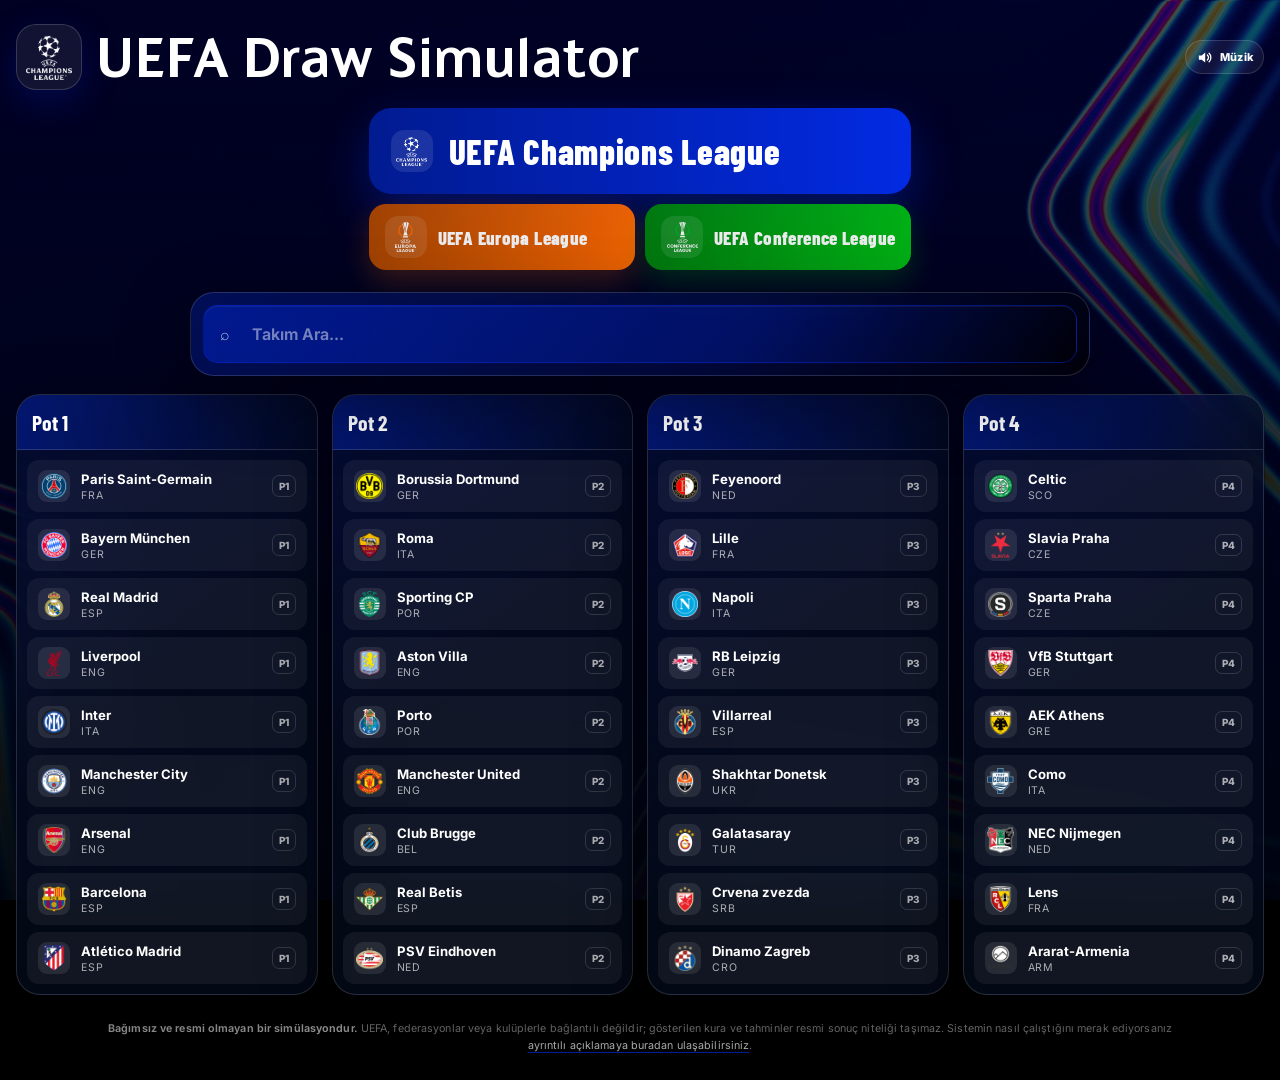
<file: index.html>
<!doctype html>
<html lang="tr">
<head>
  <meta charset="utf-8">
  <meta name="viewport" content="width=device-width, initial-scale=1">
  <meta name="theme-color" content="#022ae2">
  <meta name="description" content="UEFA Champions League, Europa League ve Conference League için interaktif lig aşaması kura simülatörü.">
  <title>UEFA Draw Simulator</title>
  <link rel="icon" type="image/png" href="crests/pools/uefa_logo.png">
  <link rel="shortcut icon" type="image/png" href="crests/pools/uefa_logo.png">
  <link rel="apple-touch-icon" href="crests/pools/uefa_logo.png">
  <link rel="stylesheet" href="styles.css">
  <link rel="stylesheet" href="fixes.css">
  <link rel="stylesheet" href="v3.css">
  <link rel="stylesheet" href="v4.css">
  <link rel="stylesheet" href="branding-fixes.css">
  <link rel="stylesheet" href="fixture-display.css">
  <link rel="stylesheet" href="venue-icons.css">
  <link rel="stylesheet" href="roster-search.css">
  <link rel="stylesheet" href="league-music.css">
  <link rel="stylesheet" href="prediction.css">
  <link rel="stylesheet" href="prediction-share.css">
  <link rel="stylesheet" href="prediction-share-v2.css">
  <link rel="stylesheet" href="prediction-share-v3.css">
  <link rel="stylesheet" href="prediction-share-v4.css">
  <link rel="stylesheet" href="champions-font.css">
  <link rel="stylesheet" href="interface-polish.css">
  <link rel="stylesheet" href="minimal-copy-v2.css">
  <link rel="stylesheet" href="prediction-header-v2.css">
  <link rel="stylesheet" href="site-footer.css">
</head>
<body data-league="ucl">
  <main class="app-shell" id="app">
    <header class="app-header" id="appHeader">
      <div class="brand-row">
        <div class="brand-lockup">
          <div class="brand-mark" id="brandMark" aria-hidden="true"></div>
          <div class="brand-copy">
            <h1 id="brandTitle">UEFA Draw Simulator</h1>
            <p id="brandSubtitle">Kurayı çek, sonuçları tahmin et.</p>
          </div>
        </div>
        <div class="rules-chip" id="rulesChip" aria-hidden="true"></div>
      </div>
      <nav class="competition-picker" id="competitionPicker" aria-label="Turnuva seçimi"></nav>
    </header>

    <section class="selection-screen" id="selectionScreen">
      <div class="selection-toolbar glass">
        <div class="search-wrap">
          <span class="search-icon" aria-hidden="true">⌕</span>
          <input class="team-search" id="teamSearch" type="search" autocomplete="off" placeholder="Takım Ara..." aria-label="Takım Ara" aria-controls="searchResults" aria-expanded="false">
          <ul class="search-results" id="searchResults" hidden></ul>
        </div>
      </div>
      <div class="pot-grid" id="selectionPots"></div>
    </section>

    <section class="draw-screen" id="drawScreen" hidden>
      <div class="draw-topbar glass">
        <div class="draw-topbar-copy">
          <div class="draw-kicker" id="drawKicker">Kura</div>
          <div class="draw-title" id="drawTitle">Takım seçilmedi</div>
        </div>
        <div class="progress-track" aria-label="Kura ilerlemesi">
          <div class="progress-bar" id="progressBar"></div>
        </div>
      </div>

      <div class="draw-stage">
        <aside class="draw-side left" id="leftPots" aria-label="Sol torbalar"></aside>
        <section class="draw-center glass">
          <div class="selected-club-card" id="selectedClubCard"></div>

          <section class="draw-control-panel glass draw-control-panel-inline" id="drawControlPanel" aria-label="Kura kontrolü">
            <div class="control-group">
              <span class="control-label">Mod</span>
              <div class="segmented-control" id="modeControl">
                <button type="button" class="control-chip is-active" data-control-mode="auto">Otomatik</button>
                <button type="button" class="control-chip" data-control-mode="manual">Manuel</button>
              </div>
            </div>
            <div class="control-group" id="speedControlGroup">
              <span class="control-label">Hız</span>
              <div class="segmented-control" id="speedControl">
                <button type="button" class="control-chip is-active" data-speed="1">1×</button>
                <button type="button" class="control-chip" data-speed="1.5">1.5×</button>
                <button type="button" class="control-chip" data-speed="2">2×</button>
              </div>
            </div>
            <div class="manual-control" id="manualControl" hidden>
              <button type="button" class="manual-select-button" id="manualSelectButton">Seç</button>
              <div class="manual-countdown" id="manualCountdown" aria-live="polite">Hazır</div>
            </div>
            <button type="button" class="finish-all-button" id="finishAllButton">Kurayı Tamamla</button>
          </section>

          <div class="draw-status" id="drawStatus" aria-live="polite">Hazırlanıyor...</div>
          <div class="custom-note" id="customNote" hidden>Maçı seç, sonra rakibi belirle.</div>
          <div class="pair-controls" id="pairControls" hidden></div>
          <div class="fixture-list" id="fixtureList"></div>
          <div class="draw-actions" id="drawActions" hidden>
            <button class="action-button primary" id="retryButton" type="button">Yeni Kura</button>
            <button class="action-button" id="showOverviewButton" type="button">Tüm Maçlar</button>
            <button class="action-button" id="customizeButton" type="button">Kurayı Düzenle</button>
            <button class="action-button" id="changeTeamButton" type="button">Başa Dön</button>
          </div>
          <div class="custom-actions" id="customActions" hidden>
            <button class="action-button primary" id="finishCustomButton" type="button">Kurayı Tamamla</button>
            <button class="action-button" id="resetCustomButton" type="button">Sıfırla</button>
            <button class="action-button danger" id="cancelCustomButton" type="button">Vazgeç</button>
          </div>
        </section>
        <aside class="draw-side right" id="rightPots" aria-label="Sağ torbalar"></aside>
      </div>

      <section class="all-fixtures-section glass" id="allFixturesSection" hidden>
        <header class="all-fixtures-header">
          <h2>Tüm Maçlar</h2>
          <button type="button" class="action-button" id="hideOverviewButton">Gizle</button>
        </header>
        <div class="all-fixtures-grid" id="allFixturesGrid"></div>
      </section>
    </section>
  </main>

  <div class="modal-backdrop" id="confirmBackdrop" hidden>
    <section class="confirm-modal glass mode-modal" role="dialog" aria-modal="true" aria-labelledby="confirmTitle" aria-describedby="confirmText">
      <div id="confirmCrest"></div>
      <h2 id="confirmTitle">Kura hazır</h2>
      <p id="confirmText">Kura modunu seç.</p>
      <fieldset class="mode-choice-fieldset">
        <legend>Mod</legend>
        <div class="mode-choice-grid" id="initialModeChoice">
          <button type="button" class="mode-choice-card is-selected" data-initial-mode="auto">
            <strong>Otomatik</strong>
            <span>Kura otomatik ilerler.</span>
          </button>
          <button type="button" class="mode-choice-card" data-initial-mode="manual">
            <strong>Manuel</strong>
            <span>Her seçimde sen durdurursun.</span>
          </button>
        </div>
      </fieldset>
      <div class="initial-speed" id="initialSpeedControl">
        <span>Hız</span>
        <div class="segmented-control">
          <button type="button" class="control-chip is-active" data-initial-speed="1">1×</button>
          <button type="button" class="control-chip" data-initial-speed="1.5">1.5×</button>
          <button type="button" class="control-chip" data-initial-speed="2">2×</button>
        </div>
      </div>
      <div class="modal-actions">
        <button class="action-button" id="cancelConfirmButton" type="button">Geri</button>
        <button class="action-button primary" id="confirmDrawButton" type="button">Başlat</button>
      </div>
    </section>
  </div>

  <div class="toast" id="toast" role="status" aria-live="polite"></div>

  <script src="font-data/champions-regular-1.js"></script>
  <script src="font-data/champions-regular-2.js"></script>
  <script src="font-data/champions-regular-3.js"></script>
  <script src="font-data/champions-regular-4.js"></script>
  <script src="font-data/champions-bold-1.js"></script>
  <script src="font-data/champions-bold-2.js"></script>
  <script src="font-data/champions-bold-3.js"></script>
  <script src="font-data/champions-bold-4.js"></script>
  <script src="champions-font-loader.js"></script>
  <script src="teams.js"></script>
  <script src="generated-team-pools.js"></script>
  <script src="generated-club-coefficients.js"></script>
  <script src="qualification-bracket.js"></script>
  <script src="team-pool-loader.js"></script>
  <script src="coefficient-pots.js"></script>
  <script src="roster-manager.js"></script>
  <script src="branding-fixes.js"></script>
  <script src="draw-engine-v2.js"></script>
  <script src="prediction-engine.js"></script>
  <script src="prediction-ai-controller.js"></script>
  <script src="prediction-bridge.js"></script>
  <script src="venue-sequence-v4.js"></script>
  <script src="app-v3.js"></script>
  <script src="schedule-ui.js"></script>
  <script src="fixture-display.js"></script>
  <script src="venue-icons.js"></script>
  <script src="roster-search-ui.js"></script>
  <script src="league-music.js"></script>
  <script src="prediction-ui.js"></script>
  <script src="interface-polish.js"></script>
  <script src="prediction-header-v2.js"></script>
  <script src="ui-refinement-v4.js"></script>
  <script src="ui-refinement-v5.js"></script>
  <script src="prediction-share.js"></script>
  <script src="prediction-share-v2.js"></script>
  <script src="prediction-share-v3.js"></script>
  <script src="prediction-share-v4.js"></script>
  <script src="prediction-share-v5.js"></script>
  <script src="prediction-share-v6.js"></script>
  <script src="prediction-share-v7.js" data-prediction-share-v7="true"></script>
  <script src="site-footer.js"></script>
</body>
</html>
</file>
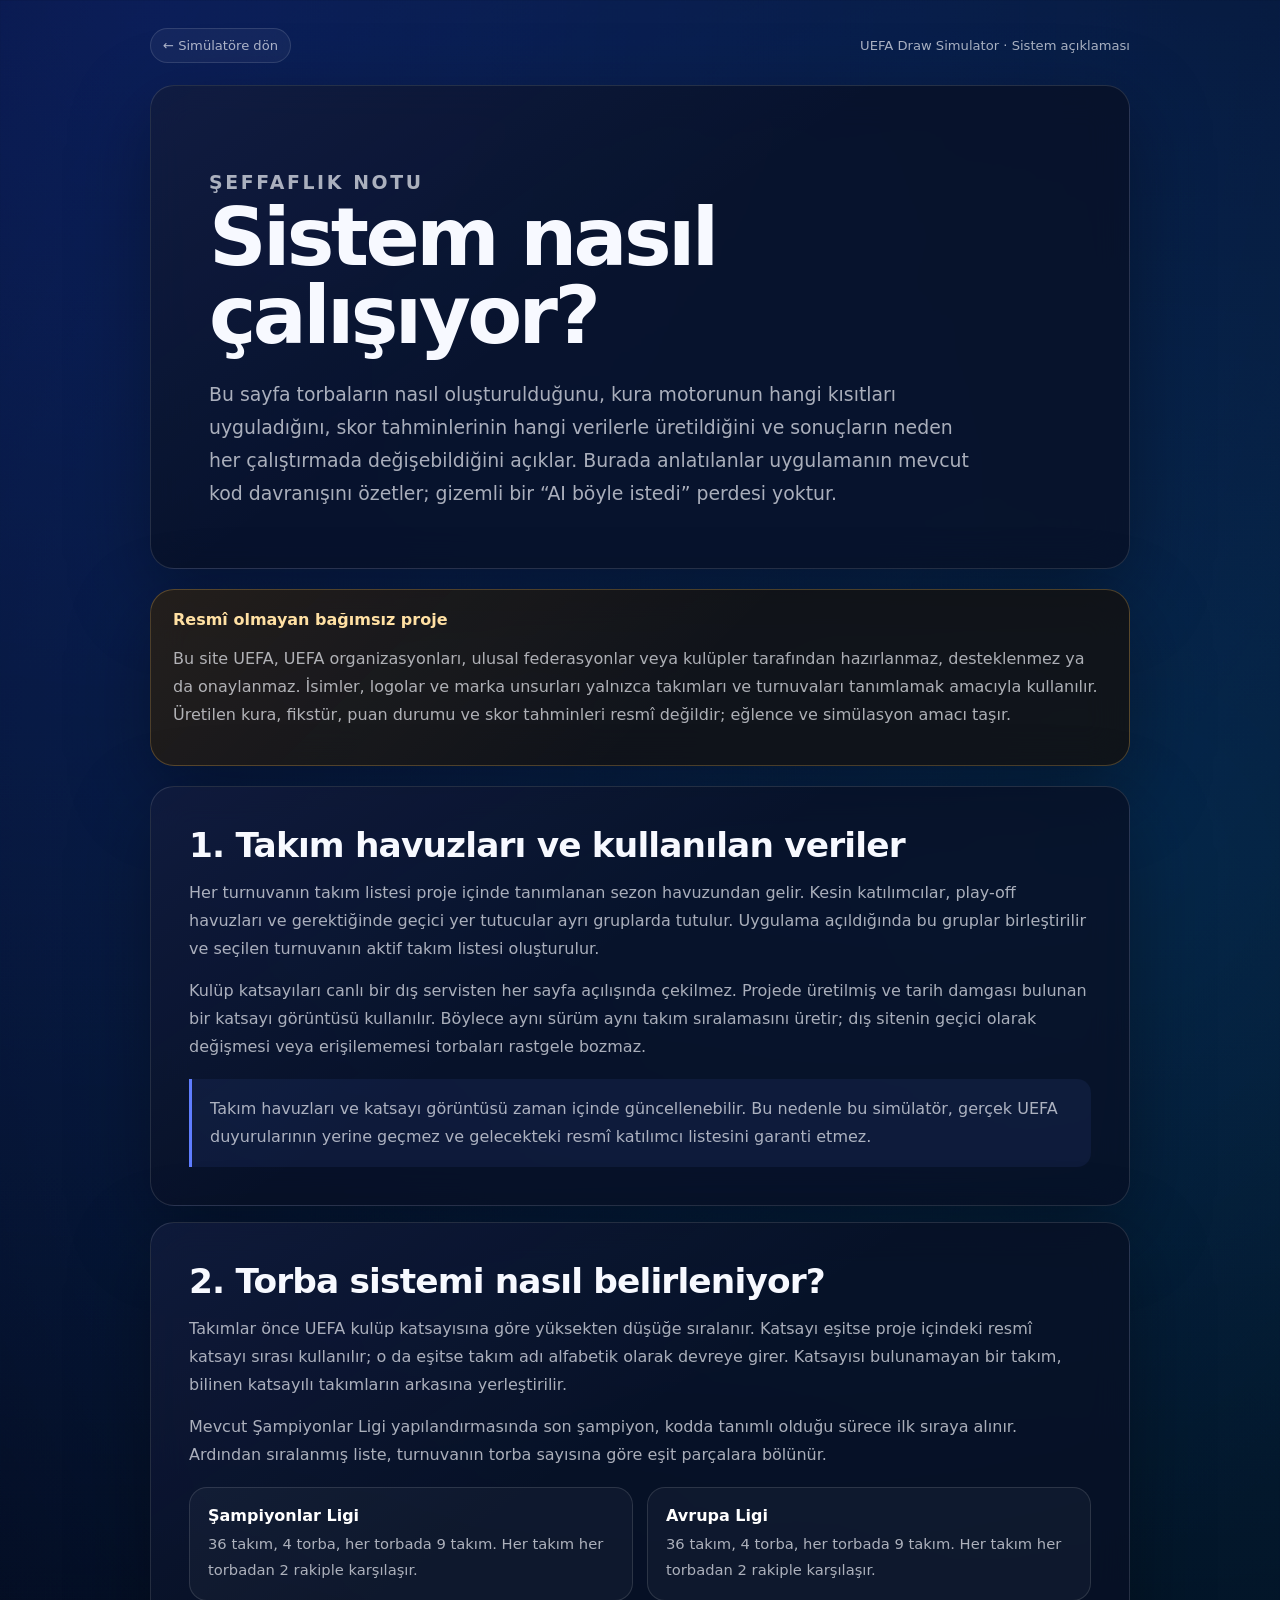
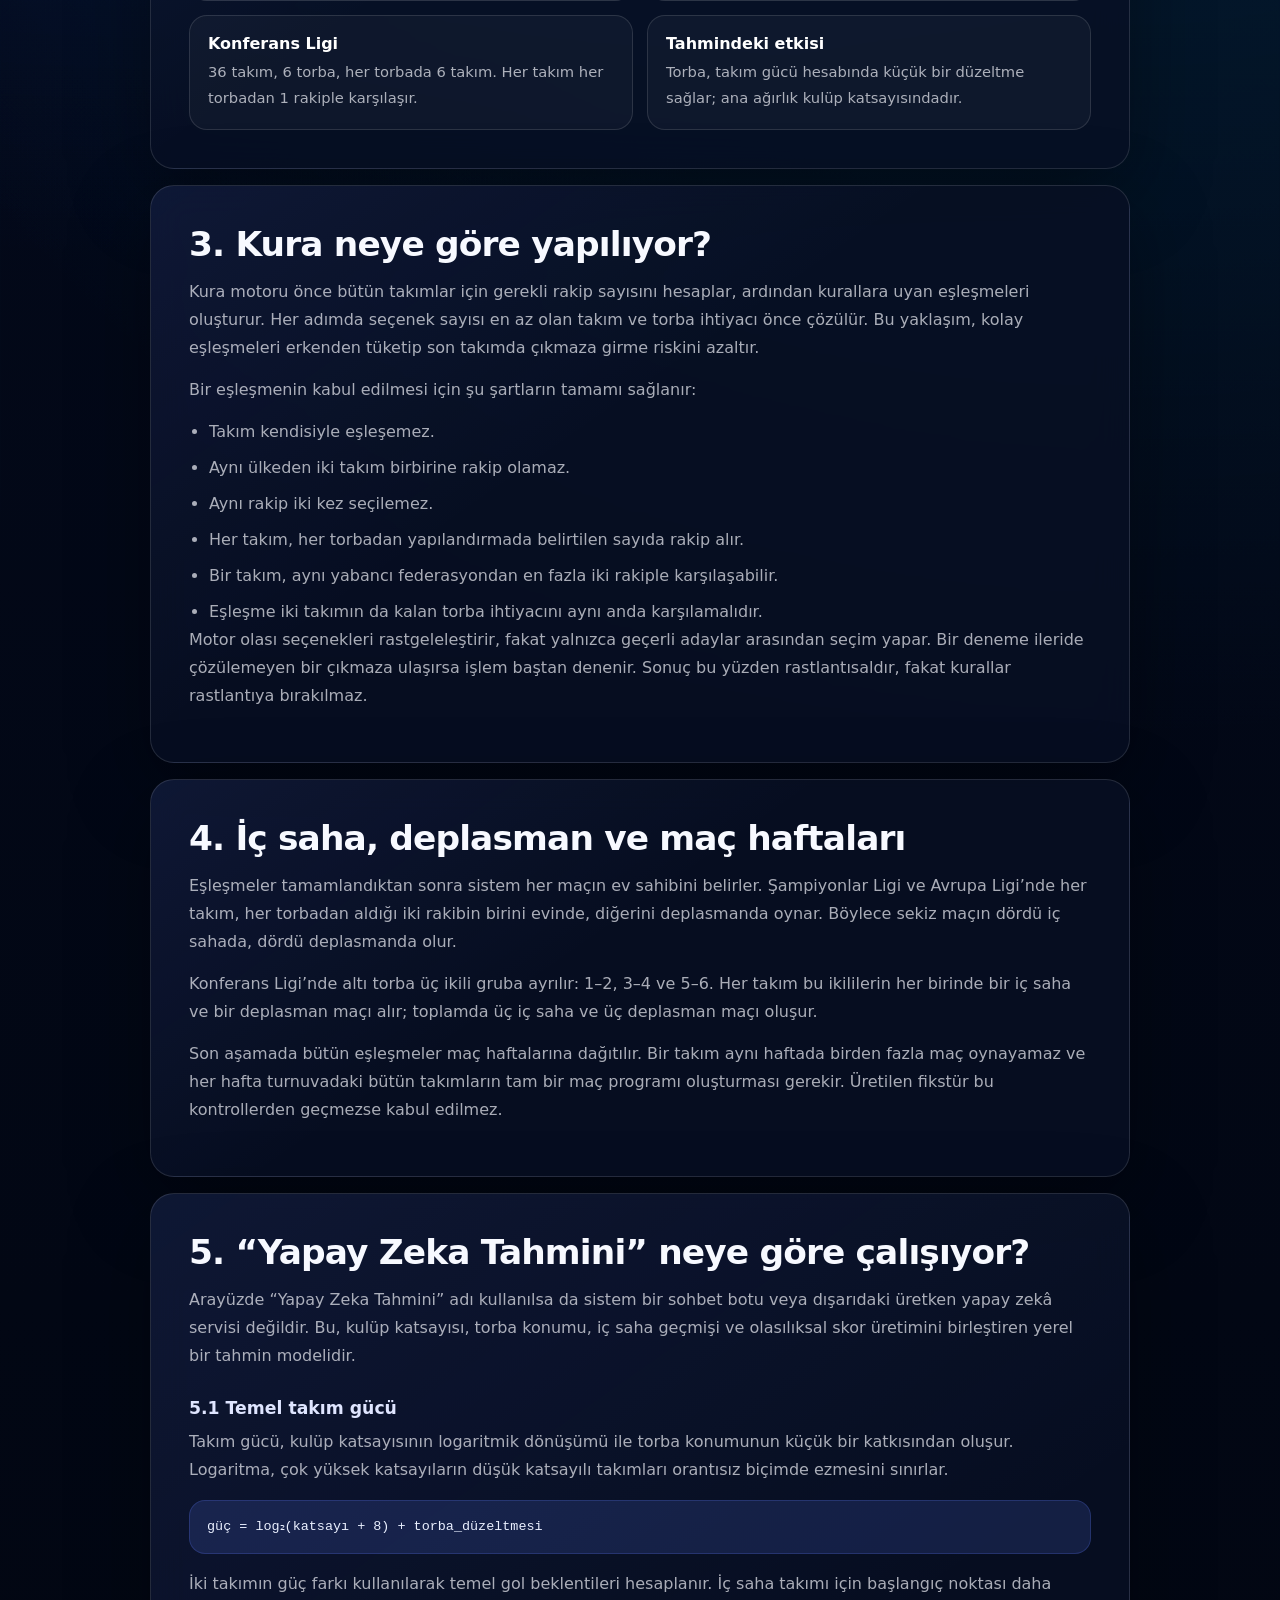
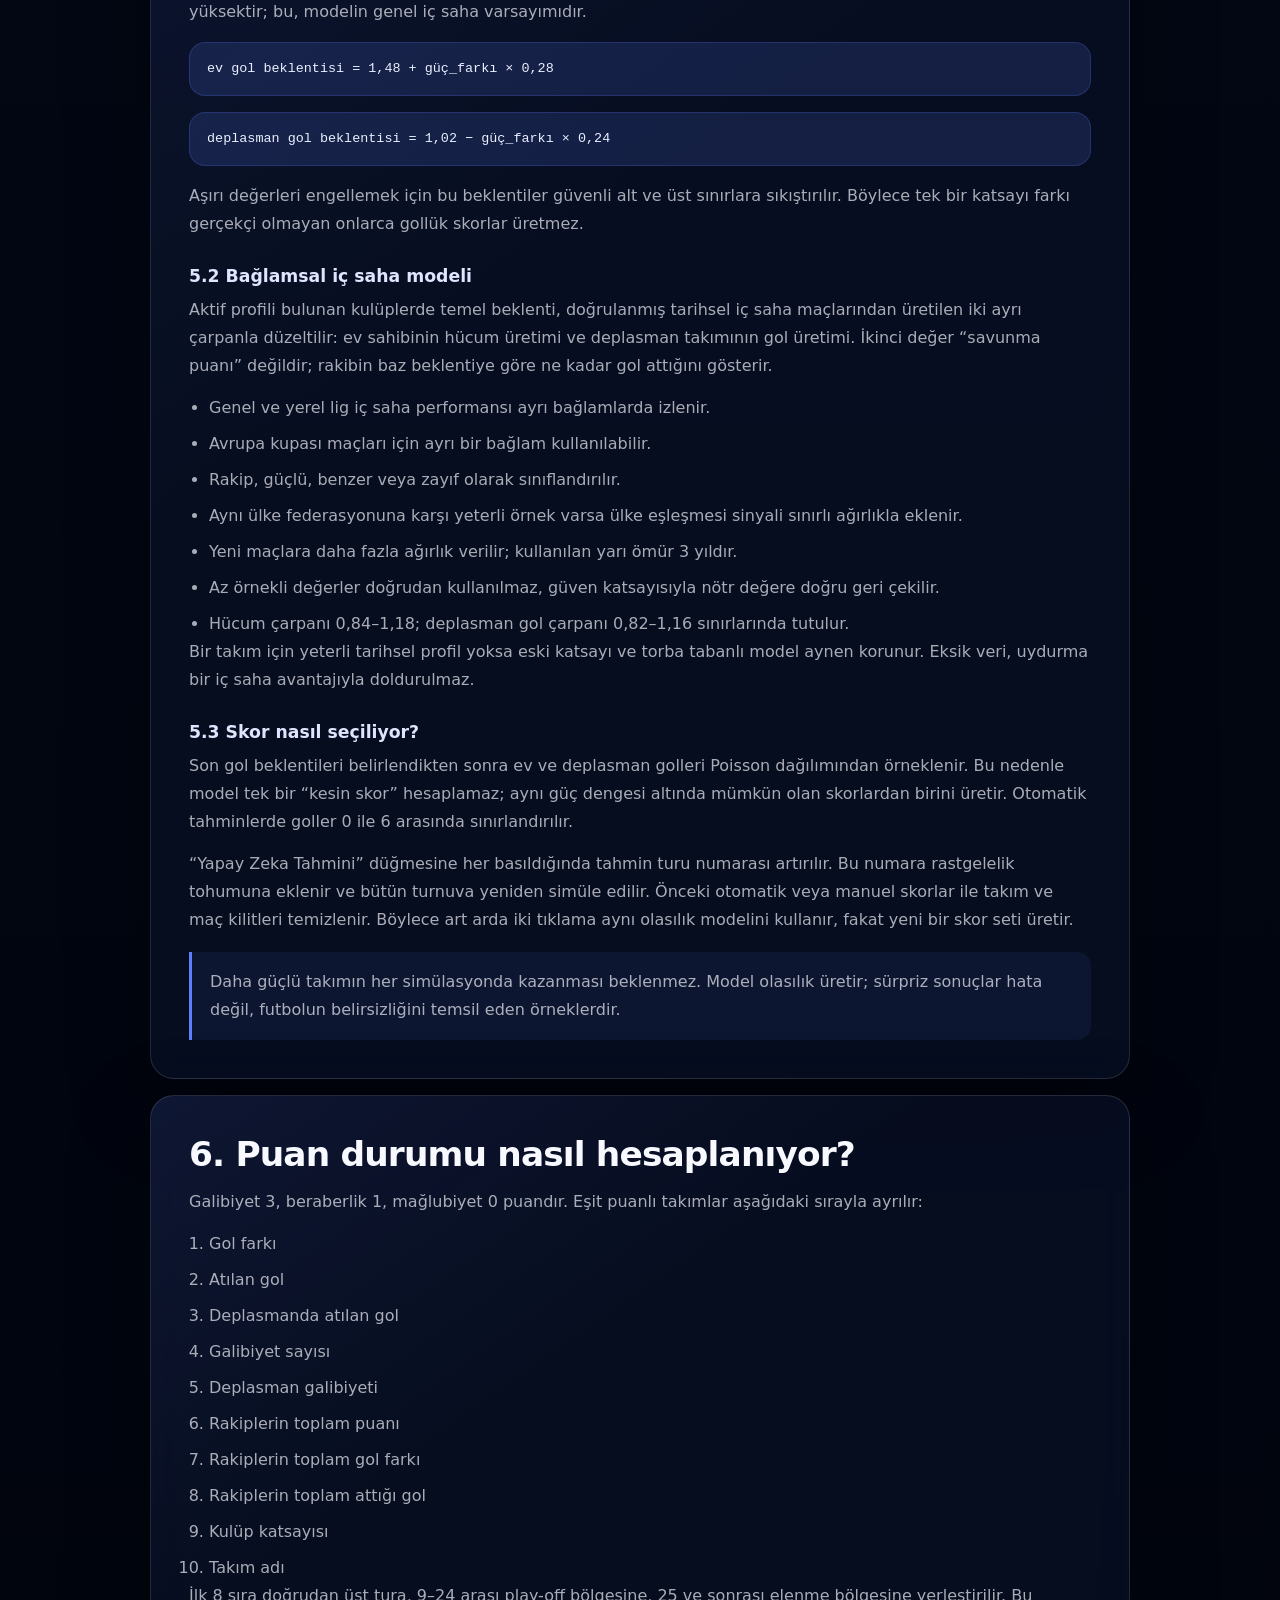
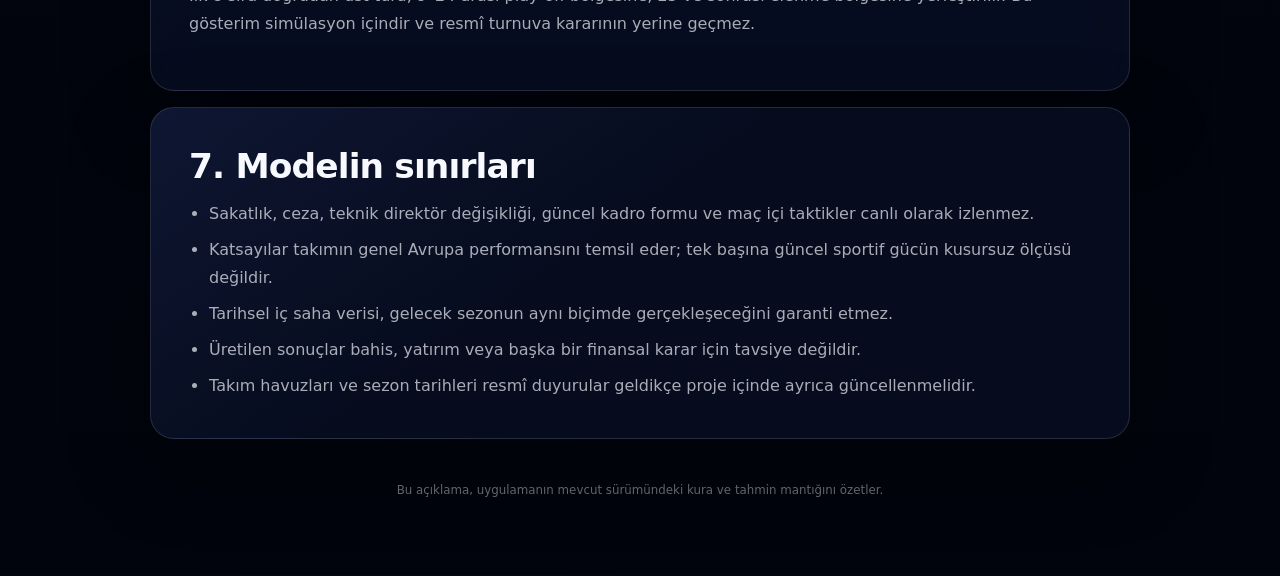
<file: About/index.html>
<!doctype html>
<html lang="tr">
<head>
  <meta charset="utf-8">
  <meta name="viewport" content="width=device-width, initial-scale=1">
  <meta name="theme-color" content="#040b20">
  <meta name="description" content="UEFA Draw Simulator kura, torba ve yapay zeka tahmin sisteminin nasıl çalıştığına dair ayrıntılı açıklama.">
  <title>Sistem Nasıl Çalışıyor? | UEFA Draw Simulator</title>
  <link rel="icon" type="image/png" href="../crests/pools/uefa_logo.png">
  <link rel="stylesheet" href="../about.css">
</head>
<body>
  <main class="about-shell">
    <nav class="about-nav" aria-label="Sayfa navigasyonu">
      <a class="back-link" href="../">← Simülatöre dön</a>
      <span class="about-nav-label">UEFA Draw Simulator · Sistem açıklaması</span>
    </nav>

    <header class="about-hero">
      <p class="about-kicker">Şeffaflık notu</p>
      <h1>Sistem nasıl çalışıyor?</h1>
      <p>
        Bu sayfa torbaların nasıl oluşturulduğunu, kura motorunun hangi kısıtları uyguladığını,
        skor tahminlerinin hangi verilerle üretildiğini ve sonuçların neden her çalıştırmada değişebildiğini açıklar.
        Burada anlatılanlar uygulamanın mevcut kod davranışını özetler; gizemli bir “AI böyle istedi” perdesi yoktur.
      </p>
    </header>

    <aside class="about-disclaimer">
      <strong>Resmî olmayan bağımsız proje</strong>
      <p>
        Bu site UEFA, UEFA organizasyonları, ulusal federasyonlar veya kulüpler tarafından hazırlanmaz,
        desteklenmez ya da onaylanmaz. İsimler, logolar ve marka unsurları yalnızca takımları ve turnuvaları
        tanımlamak amacıyla kullanılır. Üretilen kura, fikstür, puan durumu ve skor tahminleri resmî değildir;
        eğlence ve simülasyon amacı taşır.
      </p>
    </aside>

    <section class="about-section" id="veri">
      <h2>1. Takım havuzları ve kullanılan veriler</h2>
      <p>
        Her turnuvanın takım listesi proje içinde tanımlanan sezon havuzundan gelir. Kesin katılımcılar,
        play-off havuzları ve gerektiğinde geçici yer tutucular ayrı gruplarda tutulur. Uygulama açıldığında bu
        gruplar birleştirilir ve seçilen turnuvanın aktif takım listesi oluşturulur.
      </p>
      <p>
        Kulüp katsayıları canlı bir dış servisten her sayfa açılışında çekilmez. Projede üretilmiş ve tarih damgası
        bulunan bir katsayı görüntüsü kullanılır. Böylece aynı sürüm aynı takım sıralamasını üretir; dış sitenin
        geçici olarak değişmesi veya erişilememesi torbaları rastgele bozmaz.
      </p>
      <div class="about-note">
        <p>
          Takım havuzları ve katsayı görüntüsü zaman içinde güncellenebilir. Bu nedenle bu simülatör, gerçek UEFA
          duyurularının yerine geçmez ve gelecekteki resmî katılımcı listesini garanti etmez.
        </p>
      </div>
    </section>

    <section class="about-section" id="torbalar">
      <h2>2. Torba sistemi nasıl belirleniyor?</h2>
      <p>
        Takımlar önce UEFA kulüp katsayısına göre yüksekten düşüğe sıralanır. Katsayı eşitse proje içindeki resmî
        katsayı sırası kullanılır; o da eşitse takım adı alfabetik olarak devreye girer. Katsayısı bulunamayan bir
        takım, bilinen katsayılı takımların arkasına yerleştirilir.
      </p>
      <p>
        Mevcut Şampiyonlar Ligi yapılandırmasında son şampiyon, kodda tanımlı olduğu sürece ilk sıraya alınır.
        Ardından sıralanmış liste, turnuvanın torba sayısına göre eşit parçalara bölünür.
      </p>

      <div class="about-grid">
        <article class="about-card">
          <strong>Şampiyonlar Ligi</strong>
          <p>36 takım, 4 torba, her torbada 9 takım. Her takım her torbadan 2 rakiple karşılaşır.</p>
        </article>
        <article class="about-card">
          <strong>Avrupa Ligi</strong>
          <p>36 takım, 4 torba, her torbada 9 takım. Her takım her torbadan 2 rakiple karşılaşır.</p>
        </article>
        <article class="about-card">
          <strong>Konferans Ligi</strong>
          <p>36 takım, 6 torba, her torbada 6 takım. Her takım her torbadan 1 rakiple karşılaşır.</p>
        </article>
        <article class="about-card">
          <strong>Tahmindeki etkisi</strong>
          <p>Torba, takım gücü hesabında küçük bir düzeltme sağlar; ana ağırlık kulüp katsayısındadır.</p>
        </article>
      </div>
    </section>

    <section class="about-section" id="kura">
      <h2>3. Kura neye göre yapılıyor?</h2>
      <p>
        Kura motoru önce bütün takımlar için gerekli rakip sayısını hesaplar, ardından kurallara uyan eşleşmeleri
        oluşturur. Her adımda seçenek sayısı en az olan takım ve torba ihtiyacı önce çözülür. Bu yaklaşım, kolay
        eşleşmeleri erkenden tüketip son takımda çıkmaza girme riskini azaltır.
      </p>
      <p>Bir eşleşmenin kabul edilmesi için şu şartların tamamı sağlanır:</p>
      <ul>
        <li>Takım kendisiyle eşleşemez.</li>
        <li>Aynı ülkeden iki takım birbirine rakip olamaz.</li>
        <li>Aynı rakip iki kez seçilemez.</li>
        <li>Her takım, her torbadan yapılandırmada belirtilen sayıda rakip alır.</li>
        <li>Bir takım, aynı yabancı federasyondan en fazla iki rakiple karşılaşabilir.</li>
        <li>Eşleşme iki takımın da kalan torba ihtiyacını aynı anda karşılamalıdır.</li>
      </ul>
      <p>
        Motor olası seçenekleri rastgeleleştirir, fakat yalnızca geçerli adaylar arasından seçim yapar. Bir deneme
        ileride çözülemeyen bir çıkmaza ulaşırsa işlem baştan denenir. Sonuç bu yüzden rastlantısaldır, fakat kurallar
        rastlantıya bırakılmaz.
      </p>
    </section>

    <section class="about-section" id="saha-ve-hafta">
      <h2>4. İç saha, deplasman ve maç haftaları</h2>
      <p>
        Eşleşmeler tamamlandıktan sonra sistem her maçın ev sahibini belirler. Şampiyonlar Ligi ve Avrupa Ligi’nde
        her takım, her torbadan aldığı iki rakibin birini evinde, diğerini deplasmanda oynar. Böylece sekiz maçın
        dördü iç sahada, dördü deplasmanda olur.
      </p>
      <p>
        Konferans Ligi’nde altı torba üç ikili gruba ayrılır: 1–2, 3–4 ve 5–6. Her takım bu ikililerin her birinde
        bir iç saha ve bir deplasman maçı alır; toplamda üç iç saha ve üç deplasman maçı oluşur.
      </p>
      <p>
        Son aşamada bütün eşleşmeler maç haftalarına dağıtılır. Bir takım aynı haftada birden fazla maç oynayamaz
        ve her hafta turnuvadaki bütün takımların tam bir maç programı oluşturması gerekir. Üretilen fikstür bu
        kontrollerden geçmezse kabul edilmez.
      </p>
    </section>

    <section class="about-section" id="tahmin">
      <h2>5. “Yapay Zeka Tahmini” neye göre çalışıyor?</h2>
      <p>
        Arayüzde “Yapay Zeka Tahmini” adı kullanılsa da sistem bir sohbet botu veya dışarıdaki üretken yapay zekâ
        servisi değildir. Bu, kulüp katsayısı, torba konumu, iç saha geçmişi ve olasılıksal skor üretimini birleştiren
        yerel bir tahmin modelidir.
      </p>

      <h3>5.1 Temel takım gücü</h3>
      <p>
        Takım gücü, kulüp katsayısının logaritmik dönüşümü ile torba konumunun küçük bir katkısından oluşur. Logaritma,
        çok yüksek katsayıların düşük katsayılı takımları orantısız biçimde ezmesini sınırlar.
      </p>
      <div class="about-formula">güç = log₂(katsayı + 8) + torba_düzeltmesi</div>
      <p>
        İki takımın güç farkı kullanılarak temel gol beklentileri hesaplanır. İç saha takımı için başlangıç noktası
        daha yüksektir; bu, modelin genel iç saha varsayımıdır.
      </p>
      <div class="about-formula">ev gol beklentisi = 1,48 + güç_farkı × 0,28</div>
      <div class="about-formula">deplasman gol beklentisi = 1,02 − güç_farkı × 0,24</div>
      <p>
        Aşırı değerleri engellemek için bu beklentiler güvenli alt ve üst sınırlara sıkıştırılır. Böylece tek bir
        katsayı farkı gerçekçi olmayan onlarca gollük skorlar üretmez.
      </p>

      <h3>5.2 Bağlamsal iç saha modeli</h3>
      <p>
        Aktif profili bulunan kulüplerde temel beklenti, doğrulanmış tarihsel iç saha maçlarından üretilen iki ayrı
        çarpanla düzeltilir: ev sahibinin hücum üretimi ve deplasman takımının gol üretimi. İkinci değer “savunma
        puanı” değildir; rakibin baz beklentiye göre ne kadar gol attığını gösterir.
      </p>
      <ul>
        <li>Genel ve yerel lig iç saha performansı ayrı bağlamlarda izlenir.</li>
        <li>Avrupa kupası maçları için ayrı bir bağlam kullanılabilir.</li>
        <li>Rakip, güçlü, benzer veya zayıf olarak sınıflandırılır.</li>
        <li>Aynı ülke federasyonuna karşı yeterli örnek varsa ülke eşleşmesi sinyali sınırlı ağırlıkla eklenir.</li>
        <li>Yeni maçlara daha fazla ağırlık verilir; kullanılan yarı ömür 3 yıldır.</li>
        <li>Az örnekli değerler doğrudan kullanılmaz, güven katsayısıyla nötr değere doğru geri çekilir.</li>
        <li>Hücum çarpanı 0,84–1,18; deplasman gol çarpanı 0,82–1,16 sınırlarında tutulur.</li>
      </ul>
      <p>
        Bir takım için yeterli tarihsel profil yoksa eski katsayı ve torba tabanlı model aynen korunur. Eksik veri,
        uydurma bir iç saha avantajıyla doldurulmaz.
      </p>

      <h3>5.3 Skor nasıl seçiliyor?</h3>
      <p>
        Son gol beklentileri belirlendikten sonra ev ve deplasman golleri Poisson dağılımından örneklenir. Bu nedenle
        model tek bir “kesin skor” hesaplamaz; aynı güç dengesi altında mümkün olan skorlardan birini üretir. Otomatik
        tahminlerde goller 0 ile 6 arasında sınırlandırılır.
      </p>
      <p>
        “Yapay Zeka Tahmini” düğmesine her basıldığında tahmin turu numarası artırılır. Bu numara rastgelelik tohumuna
        eklenir ve bütün turnuva yeniden simüle edilir. Önceki otomatik veya manuel skorlar ile takım ve maç kilitleri
        temizlenir. Böylece art arda iki tıklama aynı olasılık modelini kullanır, fakat yeni bir skor seti üretir.
      </p>
      <div class="about-note">
        <p>
          Daha güçlü takımın her simülasyonda kazanması beklenmez. Model olasılık üretir; sürpriz sonuçlar hata değil,
          futbolun belirsizliğini temsil eden örneklerdir.
        </p>
      </div>
    </section>

    <section class="about-section" id="puan-durumu">
      <h2>6. Puan durumu nasıl hesaplanıyor?</h2>
      <p>
        Galibiyet 3, beraberlik 1, mağlubiyet 0 puandır. Eşit puanlı takımlar aşağıdaki sırayla ayrılır:
      </p>
      <ol>
        <li>Gol farkı</li>
        <li>Atılan gol</li>
        <li>Deplasmanda atılan gol</li>
        <li>Galibiyet sayısı</li>
        <li>Deplasman galibiyeti</li>
        <li>Rakiplerin toplam puanı</li>
        <li>Rakiplerin toplam gol farkı</li>
        <li>Rakiplerin toplam attığı gol</li>
        <li>Kulüp katsayısı</li>
        <li>Takım adı</li>
      </ol>
      <p>
        İlk 8 sıra doğrudan üst tura, 9–24 arası play-off bölgesine, 25 ve sonrası elenme bölgesine yerleştirilir.
        Bu gösterim simülasyon içindir ve resmî turnuva kararının yerine geçmez.
      </p>
    </section>

    <section class="about-section" id="sinirlar">
      <h2>7. Modelin sınırları</h2>
      <ul>
        <li>Sakatlık, ceza, teknik direktör değişikliği, güncel kadro formu ve maç içi taktikler canlı olarak izlenmez.</li>
        <li>Katsayılar takımın genel Avrupa performansını temsil eder; tek başına güncel sportif gücün kusursuz ölçüsü değildir.</li>
        <li>Tarihsel iç saha verisi, gelecek sezonun aynı biçimde gerçekleşeceğini garanti etmez.</li>
        <li>Üretilen sonuçlar bahis, yatırım veya başka bir finansal karar için tavsiye değildir.</li>
        <li>Takım havuzları ve sezon tarihleri resmî duyurular geldikçe proje içinde ayrıca güncellenmelidir.</li>
      </ul>
    </section>

    <footer class="about-footer">
      <p>Bu açıklama, uygulamanın mevcut sürümündeki kura ve tahmin mantığını özetler.</p>
    </footer>
  </main>
</body>
</html>
</file>
<file: styles.css>
@import url('https://fonts.googleapis.com/css2?family=Barlow+Condensed:wght@600;700;800&family=Inter:wght@400;500;600;700;800&display=swap');

:root {
  color-scheme: dark;
  --accent: #022ae2;
  --accent-rgb: 2, 42, 226;
  --surface: rgba(5, 12, 30, 0.72);
  --surface-strong: rgba(5, 12, 30, 0.92);
  --surface-soft: rgba(255, 255, 255, 0.065);
  --border: rgba(255, 255, 255, 0.14);
  --text: #ffffff;
  --muted: rgba(255, 255, 255, 0.66);
  --danger: #ff6577;
  --home: #1967ff;
  --away: #ec2d75;
  --shadow: 0 22px 70px rgba(0, 0, 0, 0.42);
  --radius-lg: 24px;
  --radius-md: 16px;
  --radius-sm: 11px;
}

* { box-sizing: border-box; }
html { min-height: 100%; background: #020714; }
body {
  min-height: 100vh;
  margin: 0;
  overflow-x: hidden;
  color: var(--text);
  font-family: Inter, system-ui, -apple-system, BlinkMacSystemFont, "Segoe UI", sans-serif;
  background:
    linear-gradient(180deg, rgba(0, 4, 14, 0.28), rgba(0, 4, 14, 0.92)),
    var(--league-background, radial-gradient(circle at 50% 0%, rgba(var(--accent-rgb), 0.32), transparent 40%));
  background-color: #020714;
  background-position: center;
  background-size: cover;
  background-attachment: fixed;
  transition: background 420ms ease;
}
body[data-league="uecl"] {
  background:
    radial-gradient(circle at 18% 5%, rgba(0, 190, 20, 0.26), transparent 34%),
    radial-gradient(circle at 82% 24%, rgba(0, 190, 20, 0.18), transparent 38%),
    linear-gradient(145deg, #03190b 0%, #020714 52%, #001408 100%);
}
button, input { font: inherit; }
button { -webkit-tap-highlight-color: transparent; }
button:focus-visible, input:focus-visible {
  outline: 3px solid rgba(var(--accent-rgb), 0.58);
  outline-offset: 3px;
}
[hidden] { display: none !important; }

.app-shell {
  width: min(1480px, calc(100% - 32px));
  margin: 0 auto;
  padding: 24px 0 48px;
}
.glass {
  border: 1px solid var(--border);
  background:
    linear-gradient(145deg, rgba(var(--accent-rgb), 0.11), transparent 48%),
    var(--surface);
  box-shadow: var(--shadow);
  backdrop-filter: blur(18px);
  -webkit-backdrop-filter: blur(18px);
}
.app-header { display: grid; gap: 18px; margin-bottom: 22px; }
.brand-row { display: flex; align-items: center; justify-content: space-between; gap: 18px; }
.brand-lockup { display: flex; align-items: center; gap: 14px; }
.brand-mark {
  width: 66px;
  height: 66px;
  display: grid;
  place-items: center;
  flex: 0 0 auto;
  border: 1px solid rgba(255, 255, 255, 0.16);
  border-radius: 20px;
  background: rgba(255, 255, 255, 0.07);
  box-shadow: 0 12px 36px rgba(var(--accent-rgb), 0.22);
}
.brand-mark img { width: 46px; height: 46px; object-fit: contain; }
.brand-copy h1, .display-font {
  margin: 0;
  font-family: "Barlow Condensed", Inter, sans-serif;
  letter-spacing: 0.015em;
}
.brand-copy h1 { font-size: clamp(1.75rem, 4vw, 2.65rem); line-height: 0.94; }
.brand-copy p { margin: 6px 0 0; color: var(--muted); font-size: 0.92rem; }
.rules-chip {
  padding: 9px 12px;
  border: 1px solid var(--border);
  border-radius: 999px;
  background: rgba(0, 0, 0, 0.24);
  color: var(--muted);
  font-size: 0.78rem;
  white-space: nowrap;
}
.competition-picker { max-width: 900px; margin: 0 auto; }
.league-primary, .league-secondary {
  width: 100%;
  border: 0;
  color: #fff;
  cursor: pointer;
  position: relative;
  overflow: hidden;
  text-align: left;
}
.league-primary::after, .league-secondary::after {
  content: "";
  position: absolute;
  inset: 0;
  background: linear-gradient(110deg, transparent 20%, rgba(255, 255, 255, 0.22), transparent 68%);
  transform: translateX(-125%);
  transition: transform 520ms ease;
}
.league-primary:hover::after, .league-secondary:hover::after { transform: translateX(125%); }
.league-primary {
  min-height: 86px;
  display: flex;
  align-items: center;
  gap: 16px;
  padding: 17px 22px;
  border-radius: 22px;
  background: linear-gradient(90deg, rgba(0, 0, 0, 0.36), transparent), var(--league-color);
  box-shadow: 0 18px 48px color-mix(in srgb, var(--league-color) 38%, transparent);
}
.league-primary .league-title { font-size: clamp(1.55rem, 4vw, 2.2rem); }
.league-primary .league-state {
  margin-left: auto;
  padding: 7px 10px;
  border: 1px solid rgba(255, 255, 255, 0.28);
  border-radius: 999px;
  background: rgba(0, 0, 0, 0.2);
  font-size: 0.72rem;
  font-weight: 800;
  letter-spacing: 0.08em;
  text-transform: uppercase;
}
.league-secondary-row {
  display: grid;
  grid-template-columns: repeat(2, minmax(0, 1fr));
  gap: 10px;
  margin-top: 10px;
}
.league-secondary {
  min-height: 60px;
  display: flex;
  align-items: center;
  gap: 11px;
  padding: 12px 16px;
  border-radius: 17px;
  background: linear-gradient(90deg, color-mix(in srgb, var(--league-color) 68%, #000 32%), var(--league-color));
  box-shadow: 0 12px 30px color-mix(in srgb, var(--league-color) 24%, transparent);
  opacity: 0.92;
}
.league-secondary:hover { opacity: 1; }
.league-icon {
  width: 42px;
  height: 42px;
  display: grid;
  place-items: center;
  flex: 0 0 auto;
  border-radius: 13px;
  background: rgba(255, 255, 255, 0.1);
}
.league-icon img { width: 31px; height: 31px; object-fit: contain; }
.league-title {
  position: relative;
  z-index: 1;
  font-family: "Barlow Condensed", Inter, sans-serif;
  font-size: 1.18rem;
  font-weight: 800;
  letter-spacing: 0.02em;
}
.selection-screen { display: grid; gap: 18px; }
.selection-toolbar {
  max-width: 900px;
  width: 100%;
  margin: 0 auto;
  padding: 18px;
  border-radius: var(--radius-lg);
}
.selection-heading { display: flex; align-items: end; justify-content: space-between; gap: 16px; margin-bottom: 13px; }
.selection-heading h2 { margin: 0; font-family: "Barlow Condensed", Inter, sans-serif; font-size: 1.55rem; }
.selection-heading p { margin: 0; color: var(--muted); font-size: 0.84rem; text-align: right; }
.search-wrap { position: relative; }
.team-search {
  width: 100%;
  min-height: 54px;
  padding: 0 16px 0 48px;
  border: 1px solid var(--border);
  border-radius: 15px;
  background: rgba(0, 0, 0, 0.28);
  color: #fff;
}
.team-search::placeholder { color: rgba(255, 255, 255, 0.46); }
.search-icon {
  position: absolute;
  left: 17px;
  top: 50%;
  transform: translateY(-50%);
  color: var(--muted);
  pointer-events: none;
}
.search-results {
  position: absolute;
  z-index: 50;
  inset: calc(100% + 8px) 0 auto;
  max-height: 330px;
  overflow-y: auto;
  margin: 0;
  padding: 7px;
  list-style: none;
  border: 1px solid var(--border);
  border-radius: 15px;
  background: var(--surface-strong);
  box-shadow: var(--shadow);
  backdrop-filter: blur(20px);
}
.search-results button {
  width: 100%;
  display: flex;
  align-items: center;
  gap: 11px;
  padding: 10px;
  border: 0;
  border-radius: 11px;
  background: transparent;
  color: #fff;
  cursor: pointer;
  text-align: left;
}
.search-results button:hover { background: rgba(var(--accent-rgb), 0.18); }
.pot-grid {
  display: grid;
  grid-template-columns: repeat(var(--pot-columns, 4), minmax(210px, 1fr));
  gap: 14px;
  align-items: start;
}
.pot-card { min-width: 0; overflow: hidden; border-radius: var(--radius-lg); }
.pot-card-header {
  display: flex;
  align-items: center;
  justify-content: space-between;
  padding: 14px 15px;
  border-bottom: 1px solid var(--border);
  background: linear-gradient(90deg, rgba(var(--accent-rgb), 0.35), rgba(0, 0, 0, 0.05));
}
.pot-card-header h3 { margin: 0; font-family: "Barlow Condensed", Inter, sans-serif; font-size: 1.35rem; }
.pot-count { color: var(--muted); font-size: 0.74rem; }
.pot-teams { display: grid; gap: 7px; padding: 10px; }
.team-button {
  min-width: 0;
  width: 100%;
  display: grid;
  grid-template-columns: 34px minmax(0, 1fr) auto;
  align-items: center;
  gap: 9px;
  padding: 9px 10px;
  border: 1px solid transparent;
  border-radius: 12px;
  background: rgba(255, 255, 255, 0.055);
  color: #fff;
  cursor: pointer;
  text-align: left;
  transition: transform 140ms ease, border-color 140ms ease, background 140ms ease, opacity 140ms ease, box-shadow 140ms ease;
}
.team-button:hover { transform: translateY(-1px); border-color: rgba(var(--accent-rgb), 0.55); background: rgba(var(--accent-rgb), 0.14); }
.team-button:disabled { cursor: not-allowed; }
.team-button.is-unavailable { opacity: 0.32; filter: grayscale(0.78); }
.team-button.is-selected-club { border-color: rgba(var(--accent-rgb), 0.6); background: rgba(var(--accent-rgb), 0.16); }
.team-button.is-drawn { opacity: 0.42; }
.team-button.is-active-slot { border-color: rgba(var(--accent-rgb), 0.85); box-shadow: 0 0 0 2px rgba(var(--accent-rgb), 0.2); }
.team-button.is-roulette {
  transform: translateX(3px) scale(1.015);
  border-color: rgba(255, 255, 255, 0.7);
  background: rgba(var(--accent-rgb), 0.29);
  box-shadow: 0 0 22px rgba(var(--accent-rgb), 0.36);
}
.team-button.is-decoy {
  border-color: #fff;
  background: rgba(255, 255, 255, 0.16);
  animation: decoyPulse 420ms ease-in-out infinite alternate;
}
.team-button.is-winner {
  opacity: 1;
  border-color: rgba(var(--accent-rgb), 0.9);
  background: rgba(var(--accent-rgb), 0.28);
  box-shadow: 0 0 32px rgba(var(--accent-rgb), 0.46);
}
@keyframes decoyPulse { from { transform: scale(1); } to { transform: scale(1.025); } }
.team-main { min-width: 0; }
.team-name {
  display: block;
  overflow: hidden;
  font-size: 0.82rem;
  font-weight: 700;
  text-overflow: ellipsis;
  white-space: nowrap;
}
.team-country { display: block; margin-top: 2px; color: var(--muted); font-size: 0.66rem; letter-spacing: 0.08em; }
.team-tag {
  padding: 4px 6px;
  border: 1px solid var(--border);
  border-radius: 7px;
  color: var(--muted);
  font-size: 0.62rem;
  font-weight: 800;
}
.crest-shell {
  width: 32px;
  height: 32px;
  position: relative;
  display: grid;
  place-items: center;
  overflow: hidden;
  border-radius: 9px;
  background: rgba(255, 255, 255, 0.09);
  color: #fff;
  font-family: "Barlow Condensed", Inter, sans-serif;
  font-size: 0.72rem;
  font-weight: 800;
}
.crest-shell.large { width: 62px; height: 62px; border-radius: 18px; font-size: 1rem; }
.crest-shell img { width: 84%; height: 84%; object-fit: contain; }
.crest-fallback { position: absolute; inset: 0; display: grid; place-items: center; }
.draw-screen { display: grid; gap: 16px; }
.draw-topbar {
  display: flex;
  align-items: center;
  justify-content: space-between;
  gap: 14px;
  padding: 13px 15px;
  border-radius: 17px;
}
.draw-topbar-copy { min-width: 0; }
.draw-kicker { color: var(--muted); font-size: 0.72rem; font-weight: 700; letter-spacing: 0.1em; text-transform: uppercase; }
.draw-title {
  margin-top: 3px;
  overflow: hidden;
  font-family: "Barlow Condensed", Inter, sans-serif;
  font-size: 1.4rem;
  font-weight: 800;
  text-overflow: ellipsis;
  white-space: nowrap;
}
.progress-track { width: min(280px, 30vw); height: 8px; overflow: hidden; border-radius: 999px; background: rgba(255, 255, 255, 0.1); }
.progress-bar {
  width: 0%;
  height: 100%;
  border-radius: inherit;
  background: var(--accent);
  box-shadow: 0 0 18px rgba(var(--accent-rgb), 0.6);
  transition: width 360ms ease;
}
.draw-stage {
  display: grid;
  grid-template-columns: minmax(220px, 0.9fr) minmax(360px, 1.25fr) minmax(220px, 0.9fr);
  grid-template-areas: "left center right";
  gap: 14px;
  align-items: start;
}
.draw-side { display: grid; gap: 12px; }
.draw-side.left { grid-area: left; }
.draw-side.right { grid-area: right; }
.draw-center {
  grid-area: center;
  min-width: 0;
  position: sticky;
  top: 16px;
  display: grid;
  gap: 12px;
  padding: 16px;
  border-radius: var(--radius-lg);
}
.selected-club-card {
  display: flex;
  align-items: center;
  gap: 13px;
  padding: 14px;
  border-radius: 18px;
  background: linear-gradient(115deg, rgba(var(--accent-rgb), 0.42), rgba(0, 0, 0, 0.12)), rgba(255, 255, 255, 0.06);
}
.selected-club-copy { min-width: 0; }
.selected-club-label { color: rgba(255, 255, 255, 0.67); font-size: 0.68rem; letter-spacing: 0.1em; text-transform: uppercase; }
.selected-club-name {
  margin-top: 3px;
  overflow: hidden;
  font-family: "Barlow Condensed", Inter, sans-serif;
  font-size: clamp(1.55rem, 3.6vw, 2.35rem);
  font-weight: 800;
  text-overflow: ellipsis;
  white-space: nowrap;
}
.draw-status {
  min-height: 49px;
  display: grid;
  place-items: center;
  padding: 10px 12px;
  border: 1px solid var(--border);
  border-radius: 14px;
  background: rgba(0, 0, 0, 0.2);
  color: var(--muted);
  text-align: center;
  font-size: 0.88rem;
}
.fixture-list { display: grid; gap: 8px; }
.fixture-slot {
  min-height: 58px;
  display: grid;
  grid-template-columns: 44px minmax(0, 1fr) auto;
  align-items: center;
  gap: 10px;
  padding: 8px 10px;
  border: 1px dashed rgba(255, 255, 255, 0.18);
  border-radius: 14px;
  background: rgba(0, 0, 0, 0.17);
}
.fixture-slot.is-filled { border-style: solid; border-color: rgba(var(--accent-rgb), 0.42); background: rgba(var(--accent-rgb), 0.12); }
.fixture-slot.is-entering.from-left { animation: fixtureInLeft 520ms cubic-bezier(0.18, 0.82, 0.18, 1); }
.fixture-slot.is-entering.from-right { animation: fixtureInRight 520ms cubic-bezier(0.18, 0.82, 0.18, 1); }
.fixture-slot.is-custom-active { border-color: var(--accent); box-shadow: 0 0 0 2px rgba(var(--accent-rgb), 0.21), 0 0 28px rgba(var(--accent-rgb), 0.26); }
@keyframes fixtureInLeft { from { opacity: 0; transform: translateX(-90px) scale(0.94); } to { opacity: 1; transform: translateX(0) scale(1); } }
@keyframes fixtureInRight { from { opacity: 0; transform: translateX(90px) scale(0.94); } to { opacity: 1; transform: translateX(0) scale(1); } }
.fixture-index {
  display: grid;
  place-items: center;
  width: 34px;
  height: 34px;
  border-radius: 10px;
  background: rgba(255, 255, 255, 0.08);
  color: var(--muted);
  font-size: 0.7rem;
  font-weight: 800;
}
.fixture-main { min-width: 0; }
.fixture-team { overflow: hidden; font-size: 0.84rem; font-weight: 800; text-overflow: ellipsis; white-space: nowrap; }
.fixture-meta { margin-top: 3px; color: var(--muted); font-size: 0.68rem; }
.venue-badge {
  min-width: 38px;
  padding: 7px 8px;
  border-radius: 9px;
  color: #fff;
  font-size: 0.66rem;
  font-weight: 900;
  text-align: center;
}
.venue-badge.home { background: var(--home); }
.venue-badge.away { background: var(--away); }
.draw-actions, .custom-actions { display: flex; flex-wrap: wrap; justify-content: center; gap: 9px; }
.action-button {
  min-height: 44px;
  padding: 0 16px;
  border: 1px solid var(--border);
  border-radius: 12px;
  background: rgba(255, 255, 255, 0.07);
  color: #fff;
  cursor: pointer;
  font-weight: 800;
}
.action-button:hover { border-color: rgba(var(--accent-rgb), 0.55); background: rgba(var(--accent-rgb), 0.14); }
.action-button.primary { border-color: transparent; background: var(--accent); box-shadow: 0 10px 28px rgba(var(--accent-rgb), 0.28); }
.action-button.danger { color: #ffd4d9; }
.action-button:disabled { cursor: not-allowed; opacity: 0.38; }
.custom-note {
  padding: 10px 12px;
  border: 1px solid rgba(var(--accent-rgb), 0.3);
  border-radius: 12px;
  background: rgba(var(--accent-rgb), 0.09);
  color: var(--muted);
  font-size: 0.78rem;
  line-height: 1.5;
}
.pair-controls { display: grid; grid-template-columns: repeat(3, minmax(0, 1fr)); gap: 7px; }
.pair-swap {
  padding: 8px;
  border: 1px solid var(--border);
  border-radius: 10px;
  background: rgba(255, 255, 255, 0.05);
  color: var(--muted);
  cursor: pointer;
  font-size: 0.7rem;
  font-weight: 800;
}
.pair-swap:hover { color: #fff; border-color: rgba(var(--accent-rgb), 0.5); }
.flying-card {
  position: fixed;
  z-index: 200;
  width: min(280px, calc(100vw - 32px));
  pointer-events: none;
  transition: transform 520ms cubic-bezier(0.18, 0.82, 0.18, 1), opacity 220ms ease;
}
.flying-card-inner {
  display: flex;
  align-items: center;
  gap: 10px;
  padding: 12px;
  border: 1px solid rgba(255, 255, 255, 0.28);
  border-radius: 15px;
  background: linear-gradient(120deg, rgba(var(--accent-rgb), 0.7), rgba(0, 0, 0, 0.8));
  box-shadow: 0 24px 70px rgba(0, 0, 0, 0.58);
  backdrop-filter: blur(15px);
}
.flying-card-name {
  overflow: hidden;
  font-family: "Barlow Condensed", Inter, sans-serif;
  font-size: 1.15rem;
  font-weight: 800;
  text-overflow: ellipsis;
  white-space: nowrap;
}
.toast {
  position: fixed;
  z-index: 350;
  left: 50%;
  bottom: 24px;
  max-width: min(520px, calc(100vw - 32px));
  transform: translateX(-50%) translateY(24px);
  padding: 11px 14px;
  border: 1px solid var(--border);
  border-radius: 12px;
  background: var(--surface-strong);
  color: #fff;
  box-shadow: var(--shadow);
  opacity: 0;
  pointer-events: none;
  transition: opacity 180ms ease, transform 180ms ease;
}
.toast.is-visible { opacity: 1; transform: translateX(-50%) translateY(0); }
.modal-backdrop {
  position: fixed;
  z-index: 300;
  inset: 0;
  display: grid;
  place-items: center;
  padding: 20px;
  background: rgba(0, 0, 0, 0.72);
  backdrop-filter: blur(12px);
}
.confirm-modal { width: min(520px, 100%); padding: 22px; border-radius: 24px; text-align: center; }
.confirm-modal .crest-shell { margin: 0 auto 13px; }
.confirm-modal h2 { margin: 0; font-family: "Barlow Condensed", Inter, sans-serif; font-size: clamp(1.75rem, 6vw, 2.5rem); }
.confirm-modal p { margin: 10px auto 18px; max-width: 420px; color: var(--muted); line-height: 1.55; }
.modal-actions { display: flex; justify-content: center; gap: 9px; }
.empty-state { padding: 30px 18px; border: 1px dashed var(--border); border-radius: var(--radius-md); color: var(--muted); text-align: center; }

@media (max-width: 1180px) {
  .pot-grid { --pot-columns: 2 !important; }
}
@media (max-width: 930px) {
  .draw-stage {
    grid-template-columns: repeat(2, minmax(0, 1fr));
    grid-template-areas: "center center" "left right";
  }
  .draw-center { position: static; }
}
@media (max-width: 680px) {
  .app-shell { width: min(100% - 20px, 1480px); padding-top: 12px; }
  .brand-row { align-items: flex-start; }
  .brand-mark { width: 54px; height: 54px; border-radius: 16px; }
  .brand-mark img { width: 38px; height: 38px; }
  .rules-chip { display: none; }
  .league-primary { min-height: 76px; padding: 14px 16px; }
  .league-secondary { min-height: 56px; padding: 10px 12px; }
  .league-primary .league-state { display: none; }
  .selection-heading { display: block; }
  .selection-heading p { margin-top: 5px; text-align: left; }
  .pot-grid { --pot-columns: 1 !important; }
  .draw-stage { grid-template-columns: 1fr; grid-template-areas: "center" "left" "right"; }
  .progress-track { width: 120px; }
  .pair-controls { grid-template-columns: 1fr; }
}
@media (prefers-reduced-motion: reduce) {
  *, *::before, *::after {
    scroll-behavior: auto !important;
    animation-duration: 0.01ms !important;
    animation-iteration-count: 1 !important;
    transition-duration: 0.01ms !important;
  }
}
</file>
<file: fixes.css>
/* Interaction fixes layered over the main theme. */
.selection-toolbar {
  position: relative;
  z-index: 150;
  overflow: visible;
}
.search-wrap { position: relative; z-index: 180; }
.search-results {
  z-index: 9999;
  background: rgba(4, 10, 25, 0.985);
  box-shadow: 0 28px 90px rgba(0, 0, 0, 0.72);
}
#selectionPots { position: relative; z-index: 1; }

.team-button.can-view { cursor: pointer; }
.team-button.can-view:hover {
  opacity: 1;
  border-color: rgba(var(--accent-rgb), 0.85);
  background: rgba(var(--accent-rgb), 0.2);
  box-shadow: 0 0 24px rgba(var(--accent-rgb), 0.24);
}
.team-button.is-drawn.can-view:hover { opacity: 1; }

.fixture-slot.is-entering.from-left { animation-duration: 760ms; }
.fixture-slot.is-entering.from-right { animation-duration: 760ms; }
.team-button.is-decoy { animation-duration: 760ms; }
.progress-bar { transition-duration: 520ms; }

.flying-card {
  z-index: 500;
  min-width: 0;
  opacity: 1;
  transform: none !important;
  transition-property: left, top, width, height, opacity, filter;
  transition-duration: var(--fly-duration, 900ms), var(--fly-duration, 900ms), var(--fly-duration, 900ms), var(--fly-duration, 900ms), 240ms, 300ms;
  transition-timing-function: cubic-bezier(0.2, 0.78, 0.18, 1), cubic-bezier(0.2, 0.78, 0.18, 1), cubic-bezier(0.2, 0.78, 0.18, 1), cubic-bezier(0.2, 0.78, 0.18, 1), ease, ease;
}
.flying-card.is-returning {
  transition-duration: var(--fly-back-duration, 760ms), var(--fly-back-duration, 760ms), var(--fly-back-duration, 760ms), var(--fly-back-duration, 760ms), 240ms, 300ms;
}
.flying-card.is-rejected { filter: saturate(0.35) brightness(0.78); }
.flying-card-inner {
  width: 100%;
  height: 100%;
  min-height: 0;
  padding: 10px 12px;
  overflow: hidden;
}
.flying-card.is-arrived .flying-card-inner {
  box-shadow: 0 0 0 2px rgba(var(--accent-rgb), 0.48), 0 20px 60px rgba(0, 0, 0, 0.54);
}
</file>
<file: v3.css>
/* Draw control modes and full-fixture overview. */
body.draw-active #appHeader { display: none !important; }
body.draw-active .app-shell { padding-top: 14px; }
body.draw-active .draw-screen { min-height: calc(100vh - 28px); }

.draw-control-panel {
  display: grid;
  grid-template-columns: auto auto minmax(190px, 1fr) auto;
  align-items: end;
  gap: 12px;
  padding: 13px 15px;
  border-radius: 18px;
}
.control-group { display: grid; gap: 7px; }
.control-label { color: var(--muted); font-size: .68rem; font-weight: 800; letter-spacing: .09em; text-transform: uppercase; }
.segmented-control { display: inline-flex; align-items: center; gap: 4px; padding: 4px; border: 1px solid var(--border); border-radius: 12px; background: rgba(0,0,0,.24); }
.control-chip { min-height: 34px; padding: 0 12px; border: 0; border-radius: 9px; background: transparent; color: var(--muted); cursor: pointer; font-size: .76rem; font-weight: 800; transition: background 160ms ease,color 160ms ease,box-shadow 160ms ease,transform 160ms ease; }
.control-chip:hover { color: #fff; background: rgba(255,255,255,.07); }
.control-chip.is-active { background: var(--accent); color: #fff; box-shadow: 0 7px 20px rgba(var(--accent-rgb),.28); }
.control-chip:active { transform: scale(.97); }

.manual-control { min-width: 0; display: grid; grid-template-columns: minmax(145px,1fr) auto; align-items: center; gap: 9px; }
.manual-select-button,.finish-all-button { min-height: 43px; border-radius: 12px; color: #fff; cursor: pointer; font-weight: 900; letter-spacing: .01em; }
.manual-select-button { border: 1px solid rgba(var(--accent-rgb),.72); background: linear-gradient(135deg,rgba(var(--accent-rgb),.92),rgba(var(--accent-rgb),.54)); box-shadow: 0 10px 28px rgba(var(--accent-rgb),.28); }
.manual-select-button.is-running { border-color: rgba(255,255,255,.78); background: linear-gradient(135deg,#fff,rgba(255,255,255,.72)); color: #061027; animation: manualButtonPulse 820ms ease-in-out infinite alternate; }
.manual-select-button:disabled { cursor: not-allowed; opacity: .42; animation: none; }
.manual-countdown { min-width: 64px; padding: 8px 10px; border: 1px solid var(--border); border-radius: 10px; background: rgba(0,0,0,.22); color: var(--muted); font-variant-numeric: tabular-nums; font-size: .75rem; font-weight: 900; text-align: center; }
.finish-all-button { padding: 0 15px; border: 1px solid rgba(255,255,255,.24); background: rgba(255,255,255,.08); }
.finish-all-button:hover { border-color: rgba(var(--accent-rgb),.7); background: rgba(var(--accent-rgb),.16); }
@keyframes manualButtonPulse { from { transform: scale(1); } to { transform: scale(1.025); } }

.team-button.is-manual-pulse { opacity: 1 !important; transform: translateX(4px) scale(1.025); border-color: rgba(255,255,255,.9); background: rgba(var(--accent-rgb),.38); box-shadow: 0 0 0 2px rgba(var(--accent-rgb),.18),0 0 30px rgba(var(--accent-rgb),.58); }
.fixture-slot.is-current-manual { border-color: rgba(var(--accent-rgb),.9); box-shadow: inset 0 0 0 1px rgba(var(--accent-rgb),.3),0 0 24px rgba(var(--accent-rgb),.2); }

.mode-modal { width: min(620px,100%); }
.mode-choice-fieldset { margin: 18px 0 13px; padding: 0; border: 0; text-align: left; }
.mode-choice-fieldset legend { margin-bottom: 9px; color: var(--muted); font-size: .72rem; font-weight: 800; letter-spacing: .08em; text-transform: uppercase; }
.mode-choice-grid { display: grid; grid-template-columns: repeat(2,minmax(0,1fr)); gap: 10px; }
.mode-choice-card { min-height: 104px; display: grid; align-content: center; gap: 5px; padding: 15px; border: 1px solid var(--border); border-radius: 16px; background: rgba(255,255,255,.055); color: #fff; cursor: pointer; text-align: left; }
.mode-choice-card strong { font-family: "Barlow Condensed",Inter,sans-serif; font-size: 1.35rem; }
.mode-choice-card span { color: var(--muted); font-size: .76rem; line-height: 1.45; }
.mode-choice-card.is-selected { border-color: rgba(var(--accent-rgb),.82); background: rgba(var(--accent-rgb),.18); box-shadow: 0 0 0 2px rgba(var(--accent-rgb),.14),0 18px 40px rgba(var(--accent-rgb),.18); }
.initial-speed { display: flex; align-items: center; justify-content: space-between; gap: 12px; margin-bottom: 18px; padding: 11px 12px; border: 1px solid var(--border); border-radius: 14px; background: rgba(0,0,0,.17); }
.initial-speed > span { color: var(--muted); font-size: .76rem; font-weight: 800; }
.initial-speed.is-disabled { opacity: .38; pointer-events: none; }

.all-fixtures-section { margin-top: 18px; padding: 18px; border-radius: var(--radius-lg); }
.all-fixtures-header { display: flex; align-items: flex-start; justify-content: space-between; gap: 18px; margin-bottom: 15px; }
.all-fixtures-kicker { color: var(--accent); font-size: .7rem; font-weight: 900; letter-spacing: .11em; text-transform: uppercase; }
.all-fixtures-header h2 { margin: 4px 0 0; font-family: "Barlow Condensed",Inter,sans-serif; font-size: clamp(1.8rem,4vw,2.7rem); }
.all-fixtures-header p { margin: 5px 0 0; color: var(--muted); font-size: .82rem; }
.all-fixtures-grid { display: grid; gap: 18px; }
.overview-pot-group { display: grid; gap: 10px; }
.overview-pot-title { display: flex; align-items: center; gap: 10px; margin: 0; color: #fff; font-family: "Barlow Condensed",Inter,sans-serif; font-size: 1.45rem; }
.overview-pot-title::after { content: ""; height: 1px; flex: 1; background: linear-gradient(90deg,rgba(var(--accent-rgb),.62),transparent); }
.overview-team-grid { display: grid; grid-template-columns: repeat(3,minmax(0,1fr)); gap: 10px; }
.overview-team-card { min-width: 0; padding: 12px; border: 1px solid var(--border); border-radius: 16px; background: rgba(0,0,0,.2); color: #fff; cursor: pointer; text-align: left; transition: transform 150ms ease,border-color 150ms ease,background 150ms ease; }
.overview-team-card:hover { transform: translateY(-2px); border-color: rgba(var(--accent-rgb),.64); background: rgba(var(--accent-rgb),.12); }
.overview-team-head { display: grid; grid-template-columns: 38px minmax(0,1fr) auto; align-items: center; gap: 9px; margin-bottom: 10px; }
.overview-team-name { overflow: hidden; font-family: "Barlow Condensed",Inter,sans-serif; font-size: 1.13rem; font-weight: 800; text-overflow: ellipsis; white-space: nowrap; }
.overview-team-country { display: block; margin-top: 1px; color: var(--muted); font-family: Inter,sans-serif; font-size: .62rem; letter-spacing: .08em; }
.overview-fixture-list { display: grid; gap: 5px; }
.overview-fixture { display: grid; grid-template-columns: 24px minmax(0,1fr) auto; align-items: center; gap: 7px; padding: 5px 7px; border-radius: 9px; background: rgba(255,255,255,.045); }
.overview-fixture .crest-shell { width: 22px; height: 22px; border-radius: 6px; font-size: .55rem; }
.overview-opponent { overflow: hidden; font-size: .69rem; font-weight: 700; text-overflow: ellipsis; white-space: nowrap; }
.overview-meta { color: var(--muted); font-size: .59rem; font-weight: 800; }
.overview-meta.home { color: #78a6ff; }
.overview-meta.away { color: #ff77ae; }
.flying-card { will-change: left,top,width,height,opacity; }

@media (max-width:1120px) {
  .draw-control-panel { grid-template-columns: repeat(2,minmax(0,1fr)); align-items: stretch; }
  .finish-all-button { width: 100%; }
  .overview-team-grid { grid-template-columns: repeat(2,minmax(0,1fr)); }
}
@media (max-width:680px) {
  body.draw-active .app-shell { padding-top: 8px; }
  .draw-control-panel { grid-template-columns: 1fr; }
  .segmented-control { width: 100%; }
  .control-chip { flex: 1; }
  .manual-control { grid-template-columns: minmax(0,1fr) auto; }
  .mode-choice-grid { grid-template-columns: 1fr; }
  .initial-speed { align-items: stretch; flex-direction: column; }
  .overview-team-grid { grid-template-columns: 1fr; }
  .all-fixtures-header { display: grid; }
  .all-fixtures-header .action-button { justify-self: start; }
}
</file>
<file: v4.css>
/* Global matchweeks and compact centered draw controls. */
.draw-center .draw-control-panel-inline {
  grid-template-columns: repeat(2, minmax(0, 1fr));
  align-items: stretch;
  gap: 8px;
  padding: 10px;
  border-radius: 16px;
  border-color: rgba(var(--accent-rgb), 0.26);
  background: rgba(0, 0, 0, 0.18);
  box-shadow: none;
  backdrop-filter: none;
  -webkit-backdrop-filter: none;
}
.draw-center .draw-control-panel-inline .control-group { min-width: 0; }
.draw-center .draw-control-panel-inline .segmented-control { width: 100%; }
.draw-center .draw-control-panel-inline .control-chip { min-width: 0; flex: 1; padding-inline: 7px; font-size: 0.68rem; }
.draw-center .draw-control-panel-inline .manual-control,
.draw-center .draw-control-panel-inline .finish-all-button { grid-column: 1 / -1; }
.draw-center .draw-control-panel-inline .manual-select-button { min-height: 39px; }
.draw-center .draw-control-panel-inline .finish-all-button { min-height: 38px; }

.fixture-slot[data-matchday] .fixture-meta { color: rgba(255, 255, 255, 0.72); }
.fixture-slot[data-matchday] .fixture-index {
  background: rgba(var(--accent-rgb), 0.2);
  color: #fff;
  font-size: 0.66rem;
}
.overview-fixture[data-matchday] .overview-meta { white-space: nowrap; }

@media (min-width: 931px) {
  body.draw-active .app-shell {
    width: min(1580px, calc(100% - 20px));
    padding-top: 8px;
  }
  body.draw-active .draw-screen { gap: 9px; }
  body.draw-active .draw-topbar {
    min-height: 48px;
    padding: 8px 12px;
  }
  body.draw-active .draw-stage {
    grid-template-columns: minmax(235px, 0.94fr) minmax(350px, 1.12fr) minmax(235px, 0.94fr);
    gap: 10px;
  }
  body.draw-active .draw-center {
    top: 8px;
    gap: 8px;
    padding: 11px;
  }
  body.draw-active .selected-club-card { padding: 10px 12px; }
  body.draw-active .selected-club-card .crest-shell.large {
    width: 50px;
    height: 50px;
    border-radius: 14px;
  }
  body.draw-active .selected-club-name { font-size: clamp(1.35rem, 2.7vw, 1.9rem); }
  body.draw-active .draw-status {
    min-height: 40px;
    padding: 7px 9px;
    font-size: 0.78rem;
  }
  body.draw-active .fixture-list { gap: 5px; }
  body.draw-active .fixture-slot {
    min-height: 45px;
    grid-template-columns: 35px minmax(0, 1fr) auto;
    gap: 7px;
    padding: 5px 7px;
    border-radius: 11px;
  }
  body.draw-active .fixture-slot .crest-shell {
    width: 28px;
    height: 28px;
    border-radius: 8px;
  }
  body.draw-active .fixture-team { font-size: 0.76rem; }
  body.draw-active .fixture-meta { margin-top: 1px; font-size: 0.61rem; }
  body.draw-active .venue-badge { min-width: 32px; padding: 5px 6px; }

  body.draw-active .draw-side { gap: 7px; }
  body.draw-active .draw-side .pot-card { border-radius: 16px; }
  body.draw-active .draw-side .pot-card-header { padding: 8px 10px; }
  body.draw-active .draw-side .pot-card-header h3 { font-size: 1.05rem; }
  body.draw-active .draw-side .pot-count { font-size: 0.62rem; }
  body.draw-active .draw-side .pot-teams { gap: 3px; padding: 5px; }
  body.draw-active .draw-side .team-button {
    min-height: 30px;
    grid-template-columns: 25px minmax(0, 1fr) auto;
    gap: 6px;
    padding: 2px 6px;
    border-radius: 8px;
  }
  body.draw-active .draw-side .crest-shell {
    width: 23px;
    height: 23px;
    border-radius: 6px;
    font-size: 0.55rem;
  }
  body.draw-active .draw-side .team-name { font-size: 0.72rem; }
  body.draw-active .draw-side .team-country { display: none; }
  body.draw-active .draw-side .team-tag {
    padding: 2px 4px;
    border-radius: 5px;
    font-size: 0.52rem;
  }
}

@media (max-width: 1180px) and (min-width: 931px) {
  body.draw-active .draw-stage {
    grid-template-columns: minmax(210px, 0.9fr) minmax(330px, 1.1fr) minmax(210px, 0.9fr);
  }
  .draw-center .draw-control-panel-inline { grid-template-columns: 1fr; }
  .draw-center .draw-control-panel-inline .manual-control,
  .draw-center .draw-control-panel-inline .finish-all-button { grid-column: auto; }
}

@media (max-width: 680px) {
  .draw-center .draw-control-panel-inline { grid-template-columns: 1fr; }
  .draw-center .draw-control-panel-inline .manual-control,
  .draw-center .draw-control-panel-inline .finish-all-button { grid-column: auto; }
}
</file>
<file: branding-fixes.css>
/* Competition branding assets and locale-safe English labels. */
body[data-league="uel"],
body[data-league="uecl"] {
  --surface: rgba(0, 0, 0, 0.74);
  --surface-strong: rgba(0, 0, 0, 0.93);
}

body[data-league="uecl"] {
  background:
    linear-gradient(180deg, rgba(0, 12, 4, 0.22), rgba(0, 8, 3, 0.9)),
    var(--league-background, url("assets/arkaplancon.jpg"));
  background-color: #020714;
  background-position: center;
  background-size: cover;
  background-attachment: fixed;
}

/* All major glass cards in the non-blue competitions fade from the theme accent into neutral black. */
body[data-league="uel"] .glass,
body[data-league="uecl"] .glass {
  background:
    linear-gradient(
      145deg,
      rgba(var(--accent-rgb), 0.18) 0%,
      rgba(var(--accent-rgb), 0.08) 34%,
      rgba(0, 0, 0, 0.56) 70%,
      rgba(0, 0, 0, 0.8) 100%
    );
  background-color: rgba(0, 0, 0, 0.74);
}

body[data-league="uel"] .pot-card-header,
body[data-league="uecl"] .pot-card-header {
  background:
    linear-gradient(
      90deg,
      rgba(var(--accent-rgb), 0.58) 0%,
      rgba(var(--accent-rgb), 0.28) 38%,
      rgba(0, 0, 0, 0.84) 100%
    );
  background-color: #050505;
}

[lang="en"].draw-kicker,
[lang="en"].selected-club-label {
  text-transform: uppercase;
}
</file>
<file: fixture-display.css>
/* Fixture row hierarchy: Pot · Team · Country. Matchweek already lives in the H1/H2 slot marker. */
.fixture-slot:disabled {
  opacity: 1;
  color: #fff;
  -webkit-text-fill-color: currentColor;
}
.fixture-main { min-width: 0; }
.fixture-info-line {
  min-width: 0;
  display: flex;
  align-items: baseline;
  gap: 8px;
  white-space: nowrap;
}
.fixture-pot,
.fixture-country {
  flex: 0 0 auto;
  color: rgba(255, 255, 255, 0.48);
  font-size: 0.64rem;
  font-weight: 700;
  letter-spacing: 0.035em;
}
.fixture-country {
  margin-left: auto;
  letter-spacing: 0.07em;
}
.fixture-week { display: none !important; }
.fixture-team.fixture-team-primary {
  min-width: 0;
  flex: 1 1 auto;
  overflow: hidden;
  color: #fff;
  opacity: 1;
  font-size: 0.86rem;
  font-weight: 850;
  text-overflow: ellipsis;
  white-space: nowrap;
  -webkit-text-fill-color: #fff;
}
.fixture-slot:not(.is-filled) .fixture-team.fixture-team-primary {
  color: rgba(255, 255, 255, 0.64);
  -webkit-text-fill-color: rgba(255, 255, 255, 0.64);
}
.fixture-slot .fixture-meta { display: none; }

@media (max-width: 680px) {
  .fixture-info-line { gap: 6px; }
  .fixture-pot,
  .fixture-country { font-size: 0.58rem; }
  .fixture-team.fixture-team-primary { font-size: 0.78rem; }
}
</file>
<file: venue-icons.css>
/* Minimal white home/away icons replace the H/A text labels. */
.venue-badge {
  width: 30px;
  min-width: 30px;
  height: 30px;
  display: inline-grid;
  place-items: center;
  padding: 0;
  border: 1px solid rgba(255, 255, 255, 0.2);
  border-radius: 9px;
  background: rgba(255, 255, 255, 0.055) !important;
  color: #fff;
  box-shadow: none;
}
.venue-icon {
  width: 17px;
  height: 17px;
  display: inline-grid;
  place-items: center;
  flex: 0 0 auto;
  color: #fff;
  line-height: 0;
  -webkit-text-fill-color: #fff;
}
.venue-icon.compact {
  width: 13px;
  height: 13px;
  vertical-align: -2px;
}
.venue-icon svg {
  width: 100%;
  height: 100%;
  overflow: visible;
}
.venue-icon path {
  fill: none;
  stroke: currentColor;
  stroke-width: 1.65;
  stroke-linecap: round;
  stroke-linejoin: round;
}
.venue-icon.away path {
  fill: currentColor;
  stroke: none;
}
.overview-meta {
  display: inline-flex;
  align-items: center;
  gap: 2px;
}
.overview-meta .venue-icon { opacity: 0.96; }
@media (min-width: 931px) {
  body.draw-active .venue-badge {
    width: 28px;
    min-width: 28px;
    height: 28px;
    padding: 0;
  }
  body.draw-active .venue-icon {
    width: 15px;
    height: 15px;
  }
}
</file>
<file: roster-search.css>
.roster-search-result {
  width: 100%;
  display: grid;
  grid-template-columns: 34px minmax(0, 1fr) auto;
  align-items: center;
  gap: 10px;
}
.roster-search-copy {
  min-width: 0;
  display: grid;
  gap: 2px;
}
.roster-search-copy strong {
  overflow: hidden;
  color: #fff;
  font-size: 0.78rem;
  text-overflow: ellipsis;
  white-space: nowrap;
}
.roster-search-copy span {
  overflow: hidden;
  color: var(--muted);
  font-size: 0.64rem;
  text-overflow: ellipsis;
  white-space: nowrap;
}
.roster-search-result.is-reserve-roster {
  border-color: rgba(var(--accent-rgb), 0.28);
  background: rgba(var(--accent-rgb), 0.09);
}
.roster-search-result.is-reserve-roster:hover {
  border-color: rgba(var(--accent-rgb), 0.72);
  background: rgba(var(--accent-rgb), 0.18);
}
.roster-search-badge {
  min-width: 27px;
  min-height: 27px;
  display: grid;
  place-items: center;
  border: 1px solid var(--border);
  border-radius: 8px;
  color: #fff;
  font-size: 0.68rem;
  font-weight: 900;
}
.roster-search-result.is-reserve-roster .roster-search-badge {
  border-color: rgba(var(--accent-rgb), 0.55);
  background: rgba(var(--accent-rgb), 0.2);
  font-size: 1rem;
}
.roster-replacement-backdrop { z-index: 360; }
.roster-replacement-modal {
  width: min(760px, 100%);
  max-height: min(820px, calc(100vh - 36px));
  display: grid;
  gap: 14px;
  overflow: hidden;
  text-align: left;
}
.roster-incoming-team {
  display: flex;
  align-items: center;
  gap: 14px;
  padding-bottom: 13px;
  border-bottom: 1px solid var(--border);
}
.roster-incoming-team > div { min-width: 0; }
.roster-incoming-team span {
  color: var(--muted);
  font-size: 0.68rem;
  font-weight: 800;
  letter-spacing: 0.08em;
  text-transform: uppercase;
}
.roster-incoming-team h2 {
  margin: 2px 0 0;
  overflow: hidden;
  color: #fff;
  font-family: "Barlow Condensed", Inter, sans-serif;
  font-size: clamp(1.45rem, 4vw, 2.1rem);
  text-overflow: ellipsis;
  white-space: nowrap;
}
.roster-incoming-team p {
  margin: 5px 0 0;
  max-width: none;
  color: var(--muted);
  font-size: 0.78rem;
  line-height: 1.45;
}
.roster-replacement-list {
  min-height: 0;
  display: grid;
  grid-template-columns: repeat(2, minmax(0, 1fr));
  gap: 7px;
  overflow-y: auto;
  padding-right: 3px;
}
.roster-replacement-option {
  min-width: 0;
  display: grid;
  grid-template-columns: 34px minmax(0, 1fr) auto;
  align-items: center;
  gap: 9px;
  padding: 9px;
  border: 1px solid var(--border);
  border-radius: 12px;
  background: rgba(255, 255, 255, 0.055);
  color: #fff;
  cursor: pointer;
  text-align: left;
}
.roster-replacement-option:hover {
  border-color: rgba(var(--accent-rgb), 0.65);
  background: rgba(var(--accent-rgb), 0.15);
}
.roster-replacement-option:disabled { cursor: progress; opacity: 0.48; }
.roster-replacement-option > span:nth-child(2) {
  min-width: 0;
  display: grid;
  gap: 3px;
}
.roster-replacement-option strong {
  overflow: hidden;
  font-size: 0.76rem;
  text-overflow: ellipsis;
  white-space: nowrap;
}
.roster-replacement-option > span:nth-child(2) > span {
  color: var(--muted);
  font-size: 0.61rem;
  line-height: 1.35;
  white-space: normal;
}
.roster-replacement-action {
  color: #ffbdc5;
  font-size: 0.62rem;
  font-weight: 850;
}
.roster-replacement-modal > .action-button { justify-self: center; }
.roster-modal-search {
  width: 100%;
  padding: 11px 13px;
  border: 1px solid var(--border);
  border-radius: 12px;
  outline: none;
  background: rgba(255, 255, 255, 0.07);
  color: #fff;
  font: inherit;
}
.roster-modal-search:focus {
  border-color: rgba(var(--accent-rgb), 0.72);
  box-shadow: 0 0 0 3px rgba(var(--accent-rgb), 0.12);
}
.roster-modal-empty {
  grid-column: 1 / -1;
  margin: 0;
  padding: 18px;
  border: 1px dashed var(--border);
  border-radius: 12px;
  color: var(--muted);
  font-size: 0.78rem;
  text-align: center;
}
.roster-team-actions {
  display: grid;
  grid-template-columns: repeat(2, minmax(0, 1fr));
  gap: 9px;
}
.roster-team-actions .action-button { width: 100%; }
.roster-locked-note {
  display: grid;
  place-items: center;
  min-height: 44px;
  padding: 10px 14px;
  border: 1px solid rgba(255, 255, 255, 0.12);
  border-radius: 12px;
  background: rgba(255, 255, 255, 0.045);
  color: var(--muted);
  font-size: 0.72rem;
  font-weight: 800;
  text-align: center;
}

@media (max-width: 680px) {
  .roster-replacement-modal { padding: 16px; }
  .roster-replacement-list,
  .roster-team-actions { grid-template-columns: 1fr; }
  .roster-incoming-team .crest-shell.large { width: 52px; height: 52px; }
}
</file>
<file: league-music.css>
.league-music-toggle {
  min-height: 34px;
  display: inline-flex;
  align-items: center;
  gap: 7px;
  margin-left: auto;
  padding: 6px 10px;
  border: 1px solid var(--border);
  border-radius: 999px;
  background: rgba(255, 255, 255, 0.065);
  color: #fff;
  cursor: pointer;
  font-size: 0.68rem;
  font-weight: 800;
  letter-spacing: 0.02em;
  transition: border-color 150ms ease, background 150ms ease, opacity 150ms ease;
}
.league-music-toggle:hover {
  border-color: rgba(var(--accent-rgb), 0.62);
  background: rgba(var(--accent-rgb), 0.16);
}
.league-music-toggle.is-muted { color: var(--muted); }
.league-music-toggle.is-blocked { border-style: dashed; }
.league-music-toggle.is-unavailable { opacity: 0.42; }
.league-music-icon {
  width: 17px;
  height: 17px;
  display: inline-flex;
  align-items: center;
  justify-content: center;
}
.league-music-icon svg {
  width: 100%;
  height: 100%;
  overflow: visible;
  fill: currentColor;
}
.league-music-icon .music-icon-stroke {
  fill: none;
  stroke: currentColor;
  stroke-width: 1.8;
  stroke-linecap: round;
}

@media (max-width: 680px) {
  .league-music-toggle {
    min-width: 34px;
    justify-content: center;
    padding-inline: 8px;
  }
  .league-music-label { display: none; }
}
</file>
<file: prediction.css>
body.prediction-active .draw-topbar,
body.prediction-active .draw-stage,
body.prediction-active #allFixturesSection {
  display: none !important;
}

.prediction-entry-button {
  border-color: rgba(var(--accent-rgb), 0.72);
}

.prediction-section {
  width: min(1480px, calc(100% - 28px));
  margin: 22px auto 64px;
}

.prediction-header {
  display: grid;
  grid-template-columns: auto minmax(0, 1fr) auto;
  align-items: center;
  gap: 16px;
  padding: 16px;
  border-radius: 20px;
}

.prediction-header-copy {
  min-width: 0;
}

.prediction-kicker {
  color: var(--muted);
  font-size: 0.66rem;
  font-weight: 850;
  letter-spacing: 0.09em;
  text-transform: uppercase;
}

.prediction-header h2 {
  margin: 2px 0;
  color: #fff;
  font-family: "Barlow Condensed", Inter, sans-serif;
  font-size: clamp(1.7rem, 4vw, 2.5rem);
  line-height: 1;
}

.prediction-header p {
  margin: 0;
  color: var(--muted);
  font-size: 0.73rem;
}

.prediction-header-controls {
  display: flex;
  align-items: stretch;
  gap: 8px;
}

.prediction-team-lock {
  min-width: 112px;
  padding: 0 12px;
  border: 1px solid var(--border);
  border-radius: 13px;
  background: rgba(255, 255, 255, 0.045);
  color: #fff;
  cursor: pointer;
  font-size: 0.65rem;
  font-weight: 850;
}

.prediction-team-lock.is-locked {
  border-color: rgba(var(--accent-rgb), 0.62);
  background: rgba(var(--accent-rgb), 0.17);
}

.prediction-summary {
  min-width: 150px;
  display: grid;
  gap: 2px;
  padding: 10px 12px;
  border: 1px solid var(--border);
  border-radius: 13px;
  background: rgba(255, 255, 255, 0.045);
}

.prediction-summary strong {
  color: #fff;
  font-size: 0.9rem;
}

.prediction-summary span {
  color: var(--muted);
  font-size: 0.62rem;
}

.prediction-summary-status {
  color: #fff !important;
  font-weight: 800;
}

.prediction-layout {
  display: grid;
  grid-template-columns: minmax(390px, 0.82fr) minmax(620px, 1.18fr);
  align-items: start;
  gap: 16px;
  margin-top: 16px;
}

.prediction-panel-heading {
  display: flex;
  align-items: end;
  justify-content: space-between;
  gap: 12px;
  padding: 0 2px 9px;
}

.prediction-panel-heading h3 {
  margin: 0;
  color: #fff;
  font-family: "Barlow Condensed", Inter, sans-serif;
  font-size: 1.25rem;
}

.prediction-panel-heading span {
  color: var(--muted);
  font-size: 0.62rem;
}

.prediction-fixture-list {
  display: grid;
  gap: 9px;
}

.prediction-fixture-card {
  display: grid;
  gap: 10px;
  padding: 12px;
  border-radius: 16px;
}

.prediction-fixture-card.is-resolved {
  border-color: rgba(var(--accent-rgb), 0.38);
}

.prediction-fixture-card.is-locked {
  box-shadow: inset 0 0 0 1px rgba(var(--accent-rgb), 0.22);
}

.prediction-fixture-top {
  display: grid;
  grid-template-columns: auto 1fr auto;
  align-items: center;
  gap: 8px;
}

.prediction-fixture-top span {
  color: #fff;
  font-size: 0.65rem;
  font-weight: 900;
}

.prediction-fixture-top time {
  color: var(--muted);
  font-size: 0.64rem;
  text-align: center;
  text-transform: capitalize;
}

.prediction-fixture-top small {
  color: rgba(255, 255, 255, 0.48);
  font-size: 0.57rem;
  text-align: right;
}

.prediction-outcome-picker {
  display: grid;
  grid-template-columns: minmax(0, 1fr) 54px minmax(0, 1fr);
  align-items: center;
  gap: 8px;
}

.prediction-outcome-team,
.prediction-draw-choice {
  border: 1px solid rgba(255, 255, 255, 0.09);
  background: rgba(0, 0, 0, 0.14);
  color: #fff;
  cursor: pointer;
  transition: border-color 140ms ease, background 140ms ease, transform 140ms ease;
}

.prediction-outcome-team {
  min-width: 0;
  display: grid;
  grid-template-columns: 72px minmax(0, 1fr);
  grid-template-rows: auto auto;
  align-items: center;
  gap: 1px 10px;
  padding: 9px;
  border-radius: 14px;
  text-align: left;
}

.prediction-outcome-team .prediction-crest {
  grid-row: 1 / 3;
  width: 72px;
  height: 72px;
}

.prediction-outcome-team strong {
  overflow: hidden;
  align-self: end;
  font-size: 0.74rem;
  text-overflow: ellipsis;
  white-space: nowrap;
}

.prediction-outcome-team small {
  align-self: start;
  color: var(--muted);
  font-size: 0.58rem;
}

.prediction-outcome-team.is-focus-team {
  background: rgba(var(--accent-rgb), 0.07);
}

.prediction-outcome-team:hover,
.prediction-outcome-team.is-active,
.prediction-draw-choice:hover,
.prediction-draw-choice.is-active {
  border-color: rgba(var(--accent-rgb), 0.75);
  background: rgba(var(--accent-rgb), 0.2);
  transform: translateY(-1px);
}

.prediction-draw-choice {
  width: 54px;
  height: 54px;
  border-radius: 50%;
  font-size: 1rem;
  font-weight: 950;
}

.prediction-score-editor {
  min-height: 36px;
  display: flex;
  align-items: center;
  justify-content: center;
  gap: 6px;
}

.prediction-score-editor input {
  width: 48px;
  height: 34px;
  border: 1px solid var(--border);
  border-radius: 9px;
  background: rgba(0, 0, 0, 0.22);
  color: #fff;
  font-size: 0.9rem;
  font-weight: 900;
  text-align: center;
}

.prediction-score-editor > span {
  color: var(--muted);
  font-weight: 900;
}

.prediction-score-pending {
  font-size: 1.1rem;
  letter-spacing: 0.12em;
}

.prediction-score-apply {
  min-height: 34px;
  padding: 0 10px;
  border: 1px solid rgba(var(--accent-rgb), 0.42);
  border-radius: 9px;
  background: rgba(var(--accent-rgb), 0.11);
  color: #fff;
  cursor: pointer;
  font-size: 0.61rem;
  font-weight: 850;
}

.prediction-standings-panel {
  position: sticky;
  top: 14px;
  padding: 13px;
  border-radius: 18px;
}

.prediction-zone-legend {
  display: flex;
  gap: 6px;
  margin-bottom: 7px;
}

.prediction-zone-legend span {
  padding: 3px 7px;
  border-radius: 999px;
  font-size: 0.55rem;
  font-weight: 850;
}

.prediction-zone-legend .zone-direct { background: rgba(57, 221, 143, 0.14); color: #9bffd0; }
.prediction-zone-legend .zone-playoff { background: rgba(255, 190, 74, 0.14); color: #ffe0a0; }
.prediction-zone-legend .zone-eliminated { background: rgba(255, 97, 116, 0.14); color: #ffb5bf; }

.prediction-standings-table {
  display: grid;
  gap: 2px;
}

.prediction-standing-labels,
.prediction-standing-row {
  display: grid;
  grid-template-columns: 28px minmax(170px, 1fr) repeat(5, 36px);
  align-items: center;
  gap: 4px;
}

.prediction-standing-labels {
  padding: 4px 8px;
  color: rgba(255, 255, 255, 0.4);
  font-size: 0.55rem;
  font-weight: 850;
  text-align: center;
}

.prediction-standing-labels span:nth-child(2) {
  text-align: left;
}

.prediction-standing-row {
  width: 100%;
  min-height: 35px;
  padding: 4px 8px;
  border: 0;
  border-left: 3px solid transparent;
  border-radius: 8px;
  background: rgba(255, 255, 255, 0.035);
  color: var(--muted);
  cursor: pointer;
  font: inherit;
  font-size: 0.63rem;
  text-align: center;
}

.prediction-standing-row.zone-direct { border-left-color: rgba(57, 221, 143, 0.68); }
.prediction-standing-row.zone-playoff { border-left-color: rgba(255, 190, 74, 0.68); }
.prediction-standing-row.zone-eliminated { border-left-color: rgba(255, 97, 116, 0.62); }

.prediction-standing-row:hover,
.prediction-standing-row:focus-visible,
.prediction-standing-row.is-selected-team {
  background: rgba(var(--accent-rgb), 0.18);
  outline: none;
}

.prediction-standing-row.is-locked-team {
  box-shadow: inset 0 0 0 1px rgba(var(--accent-rgb), 0.3);
}

.prediction-rank,
.prediction-standing-points {
  color: #fff;
  font-weight: 900;
}

.prediction-standing-team {
  min-width: 0;
  display: flex;
  align-items: center;
  gap: 7px;
  text-align: left;
}

.prediction-standing-team .crest-shell {
  width: 24px;
  height: 24px;
}

.prediction-standing-team strong {
  overflow: hidden;
  color: #fff;
  font-size: 0.65rem;
  text-overflow: ellipsis;
  white-space: nowrap;
}

@media (max-width: 1060px) {
  .prediction-layout {
    grid-template-columns: 1fr;
  }

  .prediction-standings-panel {
    position: static;
  }
}

@media (max-width: 720px) {
  .prediction-section {
    width: min(100% - 16px, 1480px);
    margin-top: 10px;
  }

  .prediction-header {
    grid-template-columns: 1fr;
    gap: 10px;
  }

  .prediction-back-button {
    justify-self: start;
  }

  .prediction-header-controls {
    display: grid;
    grid-template-columns: 1fr 1fr;
  }

  .prediction-outcome-picker {
    grid-template-columns: 1fr 46px 1fr;
  }

  .prediction-outcome-team {
    grid-template-columns: 1fr;
    grid-template-rows: auto auto auto;
    justify-items: center;
    text-align: center;
  }

  .prediction-outcome-team .prediction-crest {
    grid-row: auto;
    width: 62px;
    height: 62px;
  }

  .prediction-draw-choice {
    width: 46px;
    height: 46px;
  }

  .prediction-standings-panel {
    overflow-x: auto;
  }

  .prediction-standings-table {
    min-width: 620px;
  }
}
</file>
<file: prediction-share.css>
.prediction-share-button {
  width: 100%;
  min-height: 48px;
  margin-top: 12px;
  border-color: rgba(var(--accent-rgb), 0.68);
  background:
    linear-gradient(120deg, rgba(255, 255, 255, 0.12), transparent 48%),
    rgba(var(--accent-rgb), 0.34);
  box-shadow: 0 12px 32px rgba(var(--accent-rgb), 0.18);
  font-weight: 900;
  letter-spacing: 0.02em;
}

.prediction-share-button:hover:not(:disabled) {
  transform: translateY(-1px);
  background:
    linear-gradient(120deg, rgba(255, 255, 255, 0.18), transparent 48%),
    rgba(var(--accent-rgb), 0.48);
}

.prediction-share-button:disabled {
  cursor: progress;
  opacity: 0.72;
}

.draw-header-identity .draw-title,
.prediction-header-identity h2 {
  line-height: 1.08 !important;
  padding-bottom: 0.11em;
}

.draw-topbar-copy,
.prediction-header-copy {
  padding-bottom: 0.06em;
}

.draw-topbar .progress-track {
  transform-origin: center;
  transition:
    opacity 220ms ease,
    transform 220ms ease,
    visibility 220ms ease;
}

.draw-topbar .progress-track.is-complete {
  visibility: hidden;
  opacity: 0;
  transform: translateY(-4px) scaleX(0.96);
  pointer-events: none;
}

@media (max-width: 640px) {
  .prediction-share-button {
    min-height: 52px;
    margin-top: 10px;
    font-size: 0.82rem;
  }
}
</file>
<file: prediction-share-v2.css>
#predictionSection .prediction-standings-panel > .prediction-share-button {
  display: none !important;
}

.prediction-share-actions-v2 {
  display: grid;
  grid-template-columns: 1fr;
  gap: 10px;
  margin-top: 12px;
}

.prediction-share-actions-v2.has-share {
  grid-template-columns: repeat(2, minmax(0, 1fr));
}

.prediction-share-actions-v2 .action-button {
  width: 100%;
  min-height: 48px;
  margin: 0;
  font-weight: 900;
  letter-spacing: 0.01em;
}

.prediction-ai-button {
  border-color: rgba(255, 255, 255, 0.22);
  background:
    linear-gradient(120deg, rgba(255, 255, 255, 0.11), transparent 52%),
    rgba(255, 255, 255, 0.07);
}

.prediction-ai-button:hover:not(:disabled) {
  transform: translateY(-1px);
  background:
    linear-gradient(120deg, rgba(255, 255, 255, 0.17), transparent 52%),
    rgba(255, 255, 255, 0.11);
}

.prediction-share-v2-button {
  border-color: rgba(var(--accent-rgb), 0.68);
  background:
    linear-gradient(120deg, rgba(255, 255, 255, 0.13), transparent 48%),
    rgba(var(--accent-rgb), 0.38);
  box-shadow: 0 12px 32px rgba(var(--accent-rgb), 0.18);
}

.prediction-share-actions-v2 button:disabled {
  cursor: progress;
  opacity: 0.72;
}

@media (max-width: 640px) {
  .prediction-share-actions-v2 {
    gap: 8px;
    margin-top: 10px;
  }

  .prediction-share-actions-v2 .action-button {
    min-height: 52px;
    padding-inline: 9px;
    font-size: 0.72rem;
  }
}
</file>
<file: prediction-share-v3.css>
.prediction-share-actions-v2 {
  display: none !important;
}

.prediction-share-actions-v3 {
  display: grid;
  grid-template-columns: minmax(0, 1fr);
  gap: 10px;
  margin-top: 12px;
}

.prediction-share-actions-v3.has-share {
  grid-template-columns: repeat(2, minmax(0, 1fr));
}

.prediction-share-actions-v3 .action-button {
  width: 100%;
  min-height: 48px;
  font-weight: 850;
}

.prediction-kicker.prediction-kicker-exact-case {
  text-transform: none !important;
}

@media (max-width: 520px) {
  .prediction-share-actions-v3,
  .prediction-share-actions-v3.has-share {
    grid-template-columns: minmax(0, 1fr);
  }

  .prediction-share-actions-v3 .action-button {
    min-height: 50px;
  }
}
</file>
<file: prediction-share-v4.css>
.prediction-share-actions-v3 {
  display: none !important;
}

.prediction-share-actions-v4 {
  display: grid;
  grid-template-columns: minmax(0, 1fr);
  gap: 10px;
  margin-top: 12px;
}

.prediction-share-actions-v4.has-share {
  grid-template-columns: repeat(2, minmax(0, 1fr));
}

.prediction-share-actions-v4 .action-button {
  width: 100%;
  min-height: 48px;
  font-weight: 700;
}

@media (max-width: 520px) {
  .prediction-share-actions-v4,
  .prediction-share-actions-v4.has-share {
    grid-template-columns: minmax(0, 1fr);
  }
}
</file>
<file: champions-font.css>
/* Licensed Champions webfont, supplied by the repository owner. */
.champions-font-ready .draw-header-identity .draw-title,
.champions-font-ready .prediction-header-identity h2,
.champions-font-ready .brand-copy h1,
.champions-font-ready .all-fixtures-header h2,
.champions-font-ready .prediction-panel-heading h3 {
  font-family: "Champions Sans", "Barlow Condensed", Inter, sans-serif;
  font-weight: 700;
}

.champions-font-ready .draw-header-identity .draw-kicker,
.champions-font-ready .prediction-header-identity .prediction-kicker {
  font-family: "Champions Sans", Inter, sans-serif;
  font-weight: 400;
}
</file>
<file: interface-polish.css>
/* Focused headers and concise interface copy. */
.selection-heading,
.all-fixtures-kicker,
.all-fixtures-header p,
.prediction-panel-heading > span {
  display: none !important;
}

.selection-toolbar {
  padding: 12px;
}

.team-search {
  min-height: 58px;
  font-size: 1rem;
  font-weight: 650;
}

body.draw-active .selected-club-card {
  display: none !important;
}

.draw-topbar.themed-hero,
.prediction-header.themed-hero {
  position: relative;
  isolation: isolate;
  overflow: hidden;
  border-color: rgba(255, 255, 255, 0.18);
  background:
    linear-gradient(105deg, rgba(var(--accent-rgb), 0.38), rgba(0, 0, 0, 0.8) 48%, rgba(var(--accent-rgb), 0.18)),
    var(--surface);
  box-shadow:
    0 24px 70px rgba(0, 0, 0, 0.5),
    inset 0 1px 0 rgba(255, 255, 255, 0.08);
}

.draw-topbar.themed-hero::before,
.prediction-header.themed-hero::before,
.draw-topbar.themed-hero::after,
.prediction-header.themed-hero::after {
  content: "";
  position: absolute;
  inset: 0;
  pointer-events: none;
}

.draw-topbar.themed-hero::before,
.prediction-header.themed-hero::before {
  z-index: -2;
  opacity: 0.34;
}

.draw-topbar.themed-hero::after,
.prediction-header.themed-hero::after {
  z-index: -1;
  background:
    radial-gradient(circle at 50% 120%, rgba(var(--accent-rgb), 0.32), transparent 52%),
    linear-gradient(90deg, rgba(0, 0, 0, 0.5), transparent 27%, transparent 73%, rgba(0, 0, 0, 0.5));
}

body[data-league="ucl"] .themed-hero::before {
  background:
    linear-gradient(30deg, transparent 45%, rgba(255, 255, 255, 0.16) 48%, transparent 51%) 0 0 / 96px 96px,
    linear-gradient(-30deg, transparent 45%, rgba(255, 255, 255, 0.11) 48%, transparent 51%) 48px 0 / 96px 96px;
}

body[data-league="uel"] .themed-hero::before {
  background:
    repeating-linear-gradient(116deg, transparent 0 32px, rgba(255, 255, 255, 0.13) 33px 35px, transparent 36px 64px),
    repeating-linear-gradient(64deg, transparent 0 48px, rgba(255, 255, 255, 0.07) 49px 51px, transparent 52px 96px);
}

body[data-league="uecl"] .themed-hero::before {
  background:
    radial-gradient(circle at 12% 50%, transparent 0 28px, rgba(255, 255, 255, 0.16) 29px 31px, transparent 32px 52px, rgba(255, 255, 255, 0.08) 53px 55px, transparent 56px),
    radial-gradient(circle at 88% 50%, transparent 0 34px, rgba(255, 255, 255, 0.14) 35px 37px, transparent 38px 62px, rgba(255, 255, 255, 0.07) 63px 65px, transparent 66px);
}

.draw-topbar.themed-hero > *,
.prediction-header.themed-hero > * {
  position: relative;
  z-index: 1;
}

body.draw-active .draw-topbar.themed-hero {
  min-height: 112px;
  display: grid;
  grid-template-columns: minmax(90px, 1fr) auto minmax(180px, 1fr);
  align-items: center;
  padding: 18px 22px 22px;
  border-radius: 24px;
}

.draw-header-identity,
.prediction-header-identity {
  min-width: 0;
  display: flex;
  align-items: center;
  justify-content: center;
  gap: 16px;
}

.draw-header-identity {
  grid-column: 2;
}

.draw-hero-crest,
.prediction-hero-crest {
  flex: 0 0 auto;
}

.polished-hero-crest {
  width: 76px !important;
  height: 76px !important;
  border: 1px solid rgba(255, 255, 255, 0.2);
  border-radius: 22px !important;
  background: rgba(0, 0, 0, 0.28);
  box-shadow:
    0 14px 34px rgba(0, 0, 0, 0.42),
    0 0 32px rgba(var(--accent-rgb), 0.28);
}

.draw-topbar-copy,
.prediction-header-copy {
  min-width: 0;
}

.draw-header-identity .draw-kicker,
.prediction-header-identity .prediction-kicker {
  color: rgba(255, 255, 255, 0.72);
  font-size: 0.66rem;
  font-weight: 850;
  letter-spacing: 0.13em;
  text-transform: uppercase;
}

.draw-header-identity .draw-title,
.prediction-header-identity h2 {
  margin: 2px 0 0;
  overflow: hidden;
  color: #fff;
  font-family: "Barlow Condensed", Inter, sans-serif;
  font-size: clamp(1.95rem, 4vw, 3rem);
  font-weight: 800;
  line-height: 0.95;
  letter-spacing: 0.01em;
  text-overflow: ellipsis;
  text-shadow:
    0 3px 14px rgba(0, 0, 0, 0.96),
    0 0 24px rgba(var(--accent-rgb), 0.42);
  white-space: nowrap;
}

body.draw-active .draw-topbar .progress-track {
  grid-column: 3;
  justify-self: end;
  width: min(190px, 18vw);
  height: 7px;
}

.prediction-header.themed-hero {
  min-height: 126px;
  grid-template-columns: minmax(120px, 1fr) auto minmax(230px, 1fr);
  padding: 18px 20px;
  border-radius: 24px;
}

.prediction-header-identity {
  grid-column: 2;
}

.prediction-header .prediction-back-button {
  grid-column: 1;
  justify-self: start;
}

.prediction-header .prediction-header-controls {
  grid-column: 3;
  justify-self: end;
}

.prediction-header .prediction-team-lock,
.prediction-header .prediction-summary {
  background: rgba(0, 0, 0, 0.3);
  backdrop-filter: blur(8px);
  -webkit-backdrop-filter: blur(8px);
}

.all-fixtures-header {
  align-items: center;
}

.all-fixtures-header h2 {
  margin: 0;
}

.mode-choice-card {
  min-height: 86px;
}

.mode-choice-card span {
  line-height: 1.3;
}

@media (max-width: 900px) {
  body.draw-active .draw-topbar.themed-hero {
    grid-template-columns: 1fr;
    gap: 14px;
    padding: 16px;
  }

  .draw-header-identity,
  body.draw-active .draw-topbar .progress-track {
    grid-column: 1;
  }

  body.draw-active .draw-topbar .progress-track {
    width: min(360px, 100%);
    justify-self: center;
  }

  .prediction-header.themed-hero {
    grid-template-columns: auto minmax(0, 1fr);
    gap: 12px;
  }

  .prediction-header .prediction-back-button {
    grid-column: 1;
    grid-row: 1;
  }

  .prediction-header .prediction-header-controls {
    grid-column: 2;
    grid-row: 1;
    justify-self: end;
  }

  .prediction-header-identity {
    grid-column: 1 / -1;
    grid-row: 2;
  }
}

@media (max-width: 620px) {
  .polished-hero-crest {
    width: 62px !important;
    height: 62px !important;
    border-radius: 18px !important;
  }

  .draw-header-identity,
  .prediction-header-identity {
    gap: 11px;
  }

  .draw-header-identity .draw-title,
  .prediction-header-identity h2 {
    max-width: 64vw;
    font-size: clamp(1.55rem, 8vw, 2.15rem);
  }

  .prediction-header.themed-hero {
    min-height: 154px;
    padding: 13px;
  }

  .prediction-header .prediction-header-controls {
    gap: 5px;
  }

  .prediction-header .prediction-team-lock {
    min-width: 72px;
    padding-inline: 8px;
  }

  .prediction-header .prediction-summary {
    min-width: 112px;
    padding: 8px;
  }

  .prediction-header .prediction-summary span:not(.prediction-summary-status) {
    display: none;
  }
}
</file>
<file: minimal-copy-v2.css>
/* Keep the interface visual-first: the surrounding layout already explains these values. */
.rules-chip,
.pot-count {
  display: none !important;
}

/* Prediction cards only need the actual date above the result choices. */
.prediction-fixture-top {
  justify-content: center !important;
}

.prediction-fixture-top > span,
.prediction-fixture-top > small {
  display: none !important;
}

.prediction-fixture-top > time {
  display: block;
  width: 100%;
  margin: 0;
  text-align: center;
}
</file>
<file: prediction-header-v2.css>
.prediction-header.themed-hero.prediction-header-compact {
  width: min(920px, 100%);
  min-height: 74px;
  margin-inline: auto;
  grid-template-columns: 42px minmax(0, 1fr) minmax(250px, 320px);
  align-items: center;
  gap: 10px;
  padding: 7px 9px;
  border-radius: 17px;
}

.prediction-header-compact .prediction-header-identity {
  grid-column: 2;
  min-width: 0;
  justify-self: stretch;
  justify-content: flex-start;
  gap: 10px;
}

.prediction-header-compact .prediction-hero-crest .polished-hero-crest {
  width: 54px !important;
  height: 54px !important;
  border-radius: 16px !important;
  background: rgba(0, 0, 0, 0.22);
  box-shadow:
    0 8px 22px rgba(0, 0, 0, 0.42),
    0 0 18px rgba(var(--accent-rgb), 0.2);
}

.prediction-header-compact .prediction-header-copy {
  min-width: 0;
  display: grid;
  align-content: center;
}

.prediction-header-compact .prediction-header-identity h2 {
  max-width: 100%;
  overflow: hidden;
  font-size: clamp(1.45rem, 2.4vw, 2rem);
  line-height: 0.98;
  text-overflow: ellipsis;
  white-space: nowrap;
}

.prediction-header-compact .prediction-kicker {
  font-size: 0.58rem;
  letter-spacing: 0.11em;
}

.prediction-header-compact .prediction-back-button {
  grid-column: 1;
  width: 42px !important;
  min-width: 42px !important;
  min-height: 56px;
  padding: 0 !important;
  overflow: hidden;
  font-size: 0 !important;
}

.prediction-header-compact .prediction-back-button::before {
  content: '←';
  display: block;
  font-size: 1.45rem;
  font-weight: 800;
  line-height: 1;
}

.prediction-header-compact .prediction-header-controls {
  grid-column: 3;
  width: 100%;
  min-width: 0;
  display: grid;
  grid-template-columns: minmax(0, 1fr);
  align-items: stretch;
}

.prediction-header-compact .prediction-summary {
  width: 100%;
  min-width: 0;
  display: grid;
  grid-template-columns: minmax(0, 1fr) auto;
  gap: 1px 10px;
  padding: 7px 10px;
}

.prediction-header-compact .prediction-summary > strong {
  grid-column: 1;
  grid-row: 1;
  align-self: end;
  white-space: nowrap;
}

.prediction-header-compact .prediction-summary > span:not(.prediction-summary-status):not(.prediction-header-progress) {
  grid-column: 1;
  grid-row: 2;
  white-space: nowrap;
}

.prediction-header-compact .prediction-summary-status {
  grid-column: 2;
  grid-row: 1 / 3;
  display: block !important;
  align-self: center;
  max-width: none;
  text-align: right;
  white-space: nowrap;
}

.prediction-header-progress {
  grid-column: 1 / -1;
  display: grid;
  grid-template-columns: minmax(0, 1fr) auto;
  align-items: center;
  gap: 2px 8px;
  margin-top: 2px;
}

.prediction-header-progress-label {
  color: rgba(255, 255, 255, 0.62) !important;
  font-size: 0.56rem !important;
  font-weight: 750;
  white-space: nowrap;
}

.prediction-header-progress-value {
  color: #fff;
  font-size: 0.66rem !important;
  font-weight: 900;
}

.prediction-header-progress-track {
  grid-column: 1 / -1;
  height: 4px;
  overflow: hidden;
  border-radius: 999px;
  background: rgba(255, 255, 255, 0.1);
}

.prediction-header-progress-track > span {
  display: block;
  width: 0;
  height: 100%;
  border-radius: inherit;
  background: linear-gradient(90deg, rgba(var(--accent-rgb), 0.72), rgba(255, 255, 255, 0.88));
  box-shadow: 0 0 12px rgba(var(--accent-rgb), 0.4);
  transition: width 180ms ease;
}

@media (max-width: 760px) {
  .prediction-header.themed-hero.prediction-header-compact {
    grid-template-columns: 40px minmax(0, 1fr);
    grid-template-rows: auto auto;
    gap: 7px 9px;
  }

  .prediction-header-compact .prediction-back-button {
    grid-column: 1;
    grid-row: 1;
    width: 40px !important;
    min-width: 40px !important;
    min-height: 52px;
  }

  .prediction-header-compact .prediction-header-identity {
    grid-column: 2;
    grid-row: 1;
  }

  .prediction-header-compact .prediction-header-controls {
    grid-column: 1 / -1;
    grid-row: 2;
  }
}

@media (max-width: 460px) {
  .prediction-header.themed-hero.prediction-header-compact {
    padding: 7px;
  }

  .prediction-header-compact .prediction-header-identity {
    gap: 8px;
  }

  .prediction-header-compact .prediction-header-identity h2 {
    font-size: clamp(1.25rem, 6.4vw, 1.7rem);
  }

  .prediction-header-compact .prediction-hero-crest .polished-hero-crest {
    width: 48px !important;
    height: 48px !important;
    border-radius: 14px !important;
  }

  .prediction-header-compact .prediction-summary {
    padding-inline: 8px;
  }

  .prediction-header-compact .prediction-summary-status {
    font-size: 0.68rem !important;
  }
}
</file>
<file: site-footer.css>
.site-disclaimer {
  width: min(1120px, calc(100% - 32px));
  margin: -22px auto 26px;
  padding: 0 18px;
  color: rgba(255, 255, 255, 0.46);
  font-size: 0.67rem;
  line-height: 1.55;
  text-align: center;
  letter-spacing: 0.01em;
}

.site-disclaimer p {
  margin: 0;
}

.site-disclaimer strong {
  color: rgba(255, 255, 255, 0.62);
  font-weight: 650;
}

.site-disclaimer a {
  color: rgba(255, 255, 255, 0.72);
  text-decoration-color: rgba(var(--accent-rgb), 0.72);
  text-underline-offset: 3px;
  transition: color 160ms ease, text-decoration-color 160ms ease;
}

.site-disclaimer a:hover,
.site-disclaimer a:focus-visible {
  color: #fff;
  text-decoration-color: rgba(var(--accent-rgb), 1);
}

@media (max-width: 640px) {
  .site-disclaimer {
    width: min(100% - 22px, 1120px);
    margin-top: -28px;
    padding-inline: 6px;
    font-size: 0.63rem;
  }
}
</file>
<file: about.css>
:root {
  color-scheme: dark;
  --about-bg: #020714;
  --about-surface: rgba(8, 16, 36, 0.78);
  --about-border: rgba(255, 255, 255, 0.12);
  --about-text: #f7f9ff;
  --about-muted: rgba(247, 249, 255, 0.68);
  --about-accent: #5f7dff;
  --about-accent-soft: rgba(95, 125, 255, 0.16);
}

* { box-sizing: border-box; }
html { min-height: 100%; background: var(--about-bg); scroll-behavior: smooth; }
body {
  min-height: 100vh;
  margin: 0;
  color: var(--about-text);
  font-family: Inter, system-ui, -apple-system, BlinkMacSystemFont, "Segoe UI", sans-serif;
  background:
    radial-gradient(circle at 12% 0%, rgba(33, 79, 255, 0.24), transparent 34%),
    radial-gradient(circle at 88% 16%, rgba(0, 196, 255, 0.14), transparent 32%),
    linear-gradient(180deg, #040b20 0%, #020714 54%, #01040c 100%);
}

a { color: inherit; }

.about-shell {
  width: min(980px, calc(100% - 32px));
  margin: 0 auto;
  padding: 28px 0 64px;
}

.about-nav {
  display: flex;
  align-items: center;
  justify-content: space-between;
  gap: 18px;
  margin-bottom: 22px;
}

.back-link,
.about-nav-label {
  color: var(--about-muted);
  font-size: 0.82rem;
  text-decoration: none;
}

.back-link {
  display: inline-flex;
  align-items: center;
  gap: 8px;
  padding: 9px 12px;
  border: 1px solid var(--about-border);
  border-radius: 999px;
  background: rgba(255, 255, 255, 0.045);
  transition: color 160ms ease, border-color 160ms ease, background 160ms ease;
}

.back-link:hover,
.back-link:focus-visible {
  color: #fff;
  border-color: rgba(95, 125, 255, 0.7);
  background: rgba(95, 125, 255, 0.12);
}

.about-hero,
.about-section,
.about-disclaimer {
  border: 1px solid var(--about-border);
  border-radius: 24px;
  background:
    linear-gradient(145deg, rgba(95, 125, 255, 0.09), transparent 44%),
    var(--about-surface);
  box-shadow: 0 26px 80px rgba(0, 0, 0, 0.34);
  backdrop-filter: blur(18px);
  -webkit-backdrop-filter: blur(18px);
}

.about-hero {
  padding: clamp(28px, 6vw, 58px);
  margin-bottom: 20px;
}

.about-kicker {
  margin: 0 0 12px;
  color: #aab8ff;
  font-size: 0.76rem;
  font-weight: 800;
  letter-spacing: 0.14em;
  text-transform: uppercase;
}

.about-hero h1 {
  max-width: 780px;
  margin: 0;
  font-size: clamp(2.3rem, 7vw, 5rem);
  line-height: 0.98;
  letter-spacing: -0.045em;
}

.about-hero p {
  max-width: 760px;
  margin: 22px 0 0;
  color: var(--about-muted);
  font-size: clamp(1rem, 2.5vw, 1.18rem);
  line-height: 1.75;
}

.about-disclaimer {
  padding: 20px 22px;
  margin-bottom: 20px;
  border-color: rgba(255, 196, 92, 0.25);
  background:
    linear-gradient(135deg, rgba(255, 184, 71, 0.08), transparent 55%),
    rgba(20, 17, 12, 0.76);
}

.about-disclaimer strong {
  display: block;
  margin-bottom: 7px;
  color: #ffe0a3;
}

.about-disclaimer p,
.about-section p,
.about-section li {
  color: var(--about-muted);
  line-height: 1.75;
}

.about-section {
  padding: clamp(24px, 4vw, 38px);
  margin-bottom: 16px;
}

.about-section h2 {
  margin: 0 0 14px;
  font-size: clamp(1.45rem, 4vw, 2.15rem);
  letter-spacing: -0.025em;
}

.about-section h3 {
  margin: 28px 0 10px;
  color: #dfe5ff;
  font-size: 1.08rem;
}

.about-section p {
  margin: 0 0 14px;
}

.about-section ul,
.about-section ol {
  margin: 12px 0 0;
  padding-left: 1.25rem;
}

.about-section li + li {
  margin-top: 8px;
}

.about-grid {
  display: grid;
  grid-template-columns: repeat(2, minmax(0, 1fr));
  gap: 14px;
  margin-top: 18px;
}

.about-card {
  padding: 18px;
  border: 1px solid var(--about-border);
  border-radius: 18px;
  background: rgba(255, 255, 255, 0.035);
}

.about-card strong {
  display: block;
  margin-bottom: 6px;
  color: #fff;
}

.about-card p {
  margin: 0;
  font-size: 0.92rem;
}

.about-formula {
  overflow-x: auto;
  margin: 16px 0;
  padding: 15px 17px;
  border: 1px solid rgba(95, 125, 255, 0.22);
  border-radius: 16px;
  background: var(--about-accent-soft);
  color: #eaf0ff;
  font-family: ui-monospace, SFMono-Regular, Menlo, Consolas, monospace;
  font-size: 0.84rem;
  line-height: 1.65;
  white-space: nowrap;
}

.about-note {
  margin-top: 18px;
  padding: 16px 18px;
  border-left: 3px solid var(--about-accent);
  border-radius: 0 14px 14px 0;
  background: rgba(95, 125, 255, 0.08);
}

.about-note p { margin: 0; }

.about-footer {
  padding-top: 14px;
  color: rgba(247, 249, 255, 0.44);
  font-size: 0.74rem;
  line-height: 1.6;
  text-align: center;
}

code {
  color: #dce4ff;
  font-family: ui-monospace, SFMono-Regular, Menlo, Consolas, monospace;
}

@media (max-width: 720px) {
  .about-shell { width: min(100% - 20px, 980px); padding-top: 16px; }
  .about-grid { grid-template-columns: 1fr; }
  .about-nav-label { display: none; }
  .about-hero,
  .about-section,
  .about-disclaimer { border-radius: 19px; }
}
</file>
